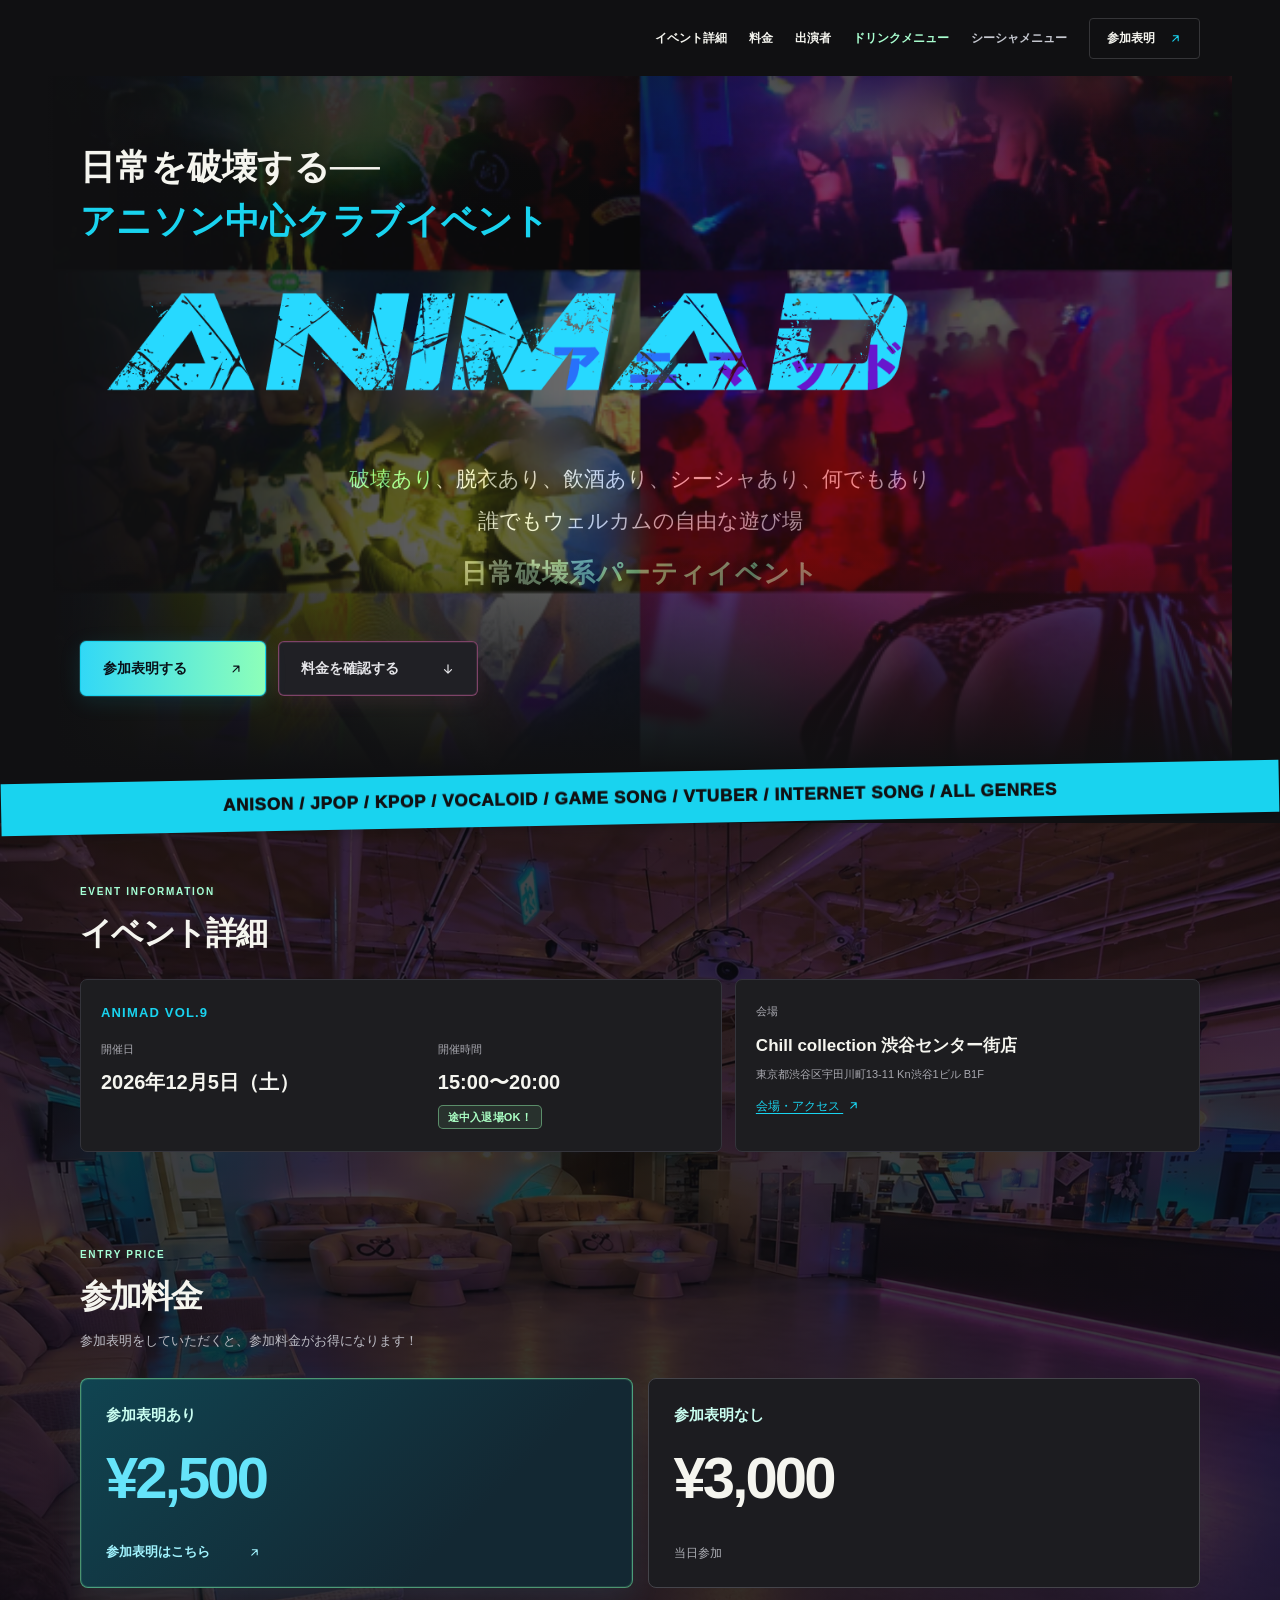
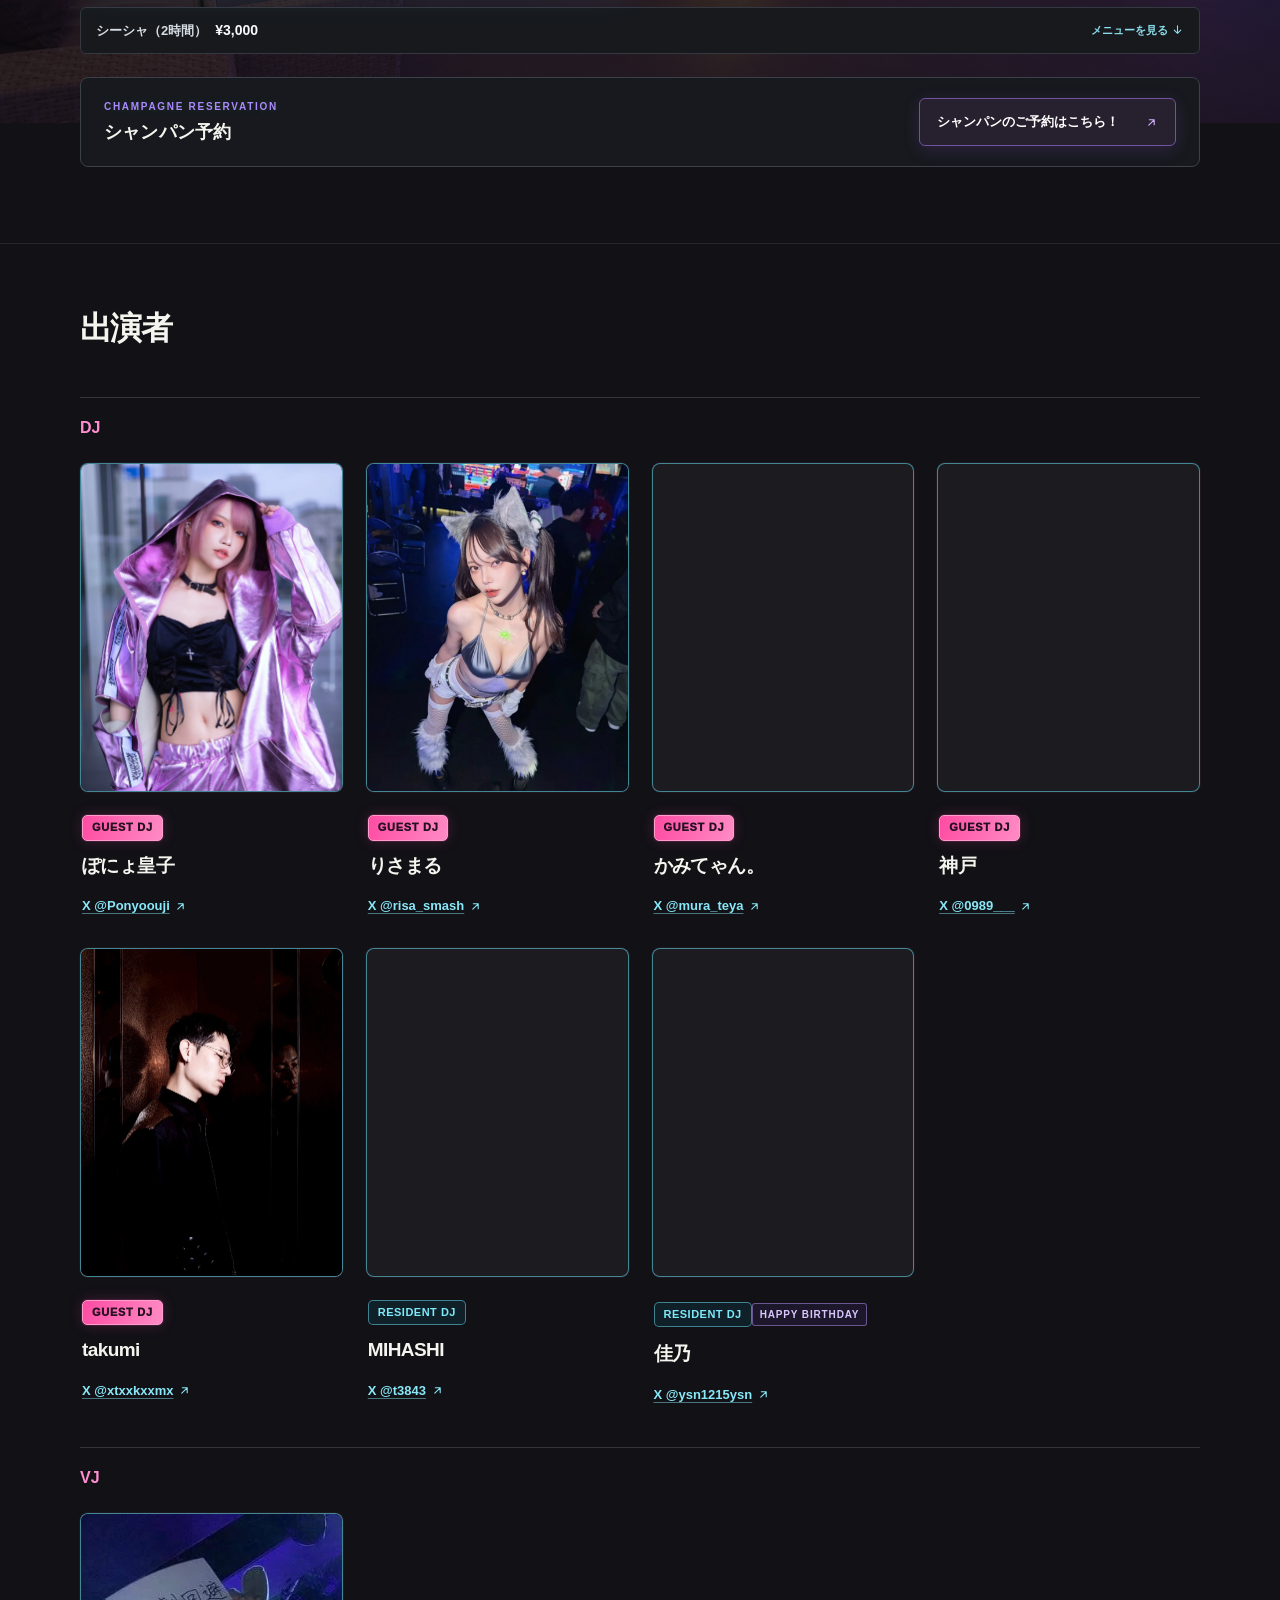
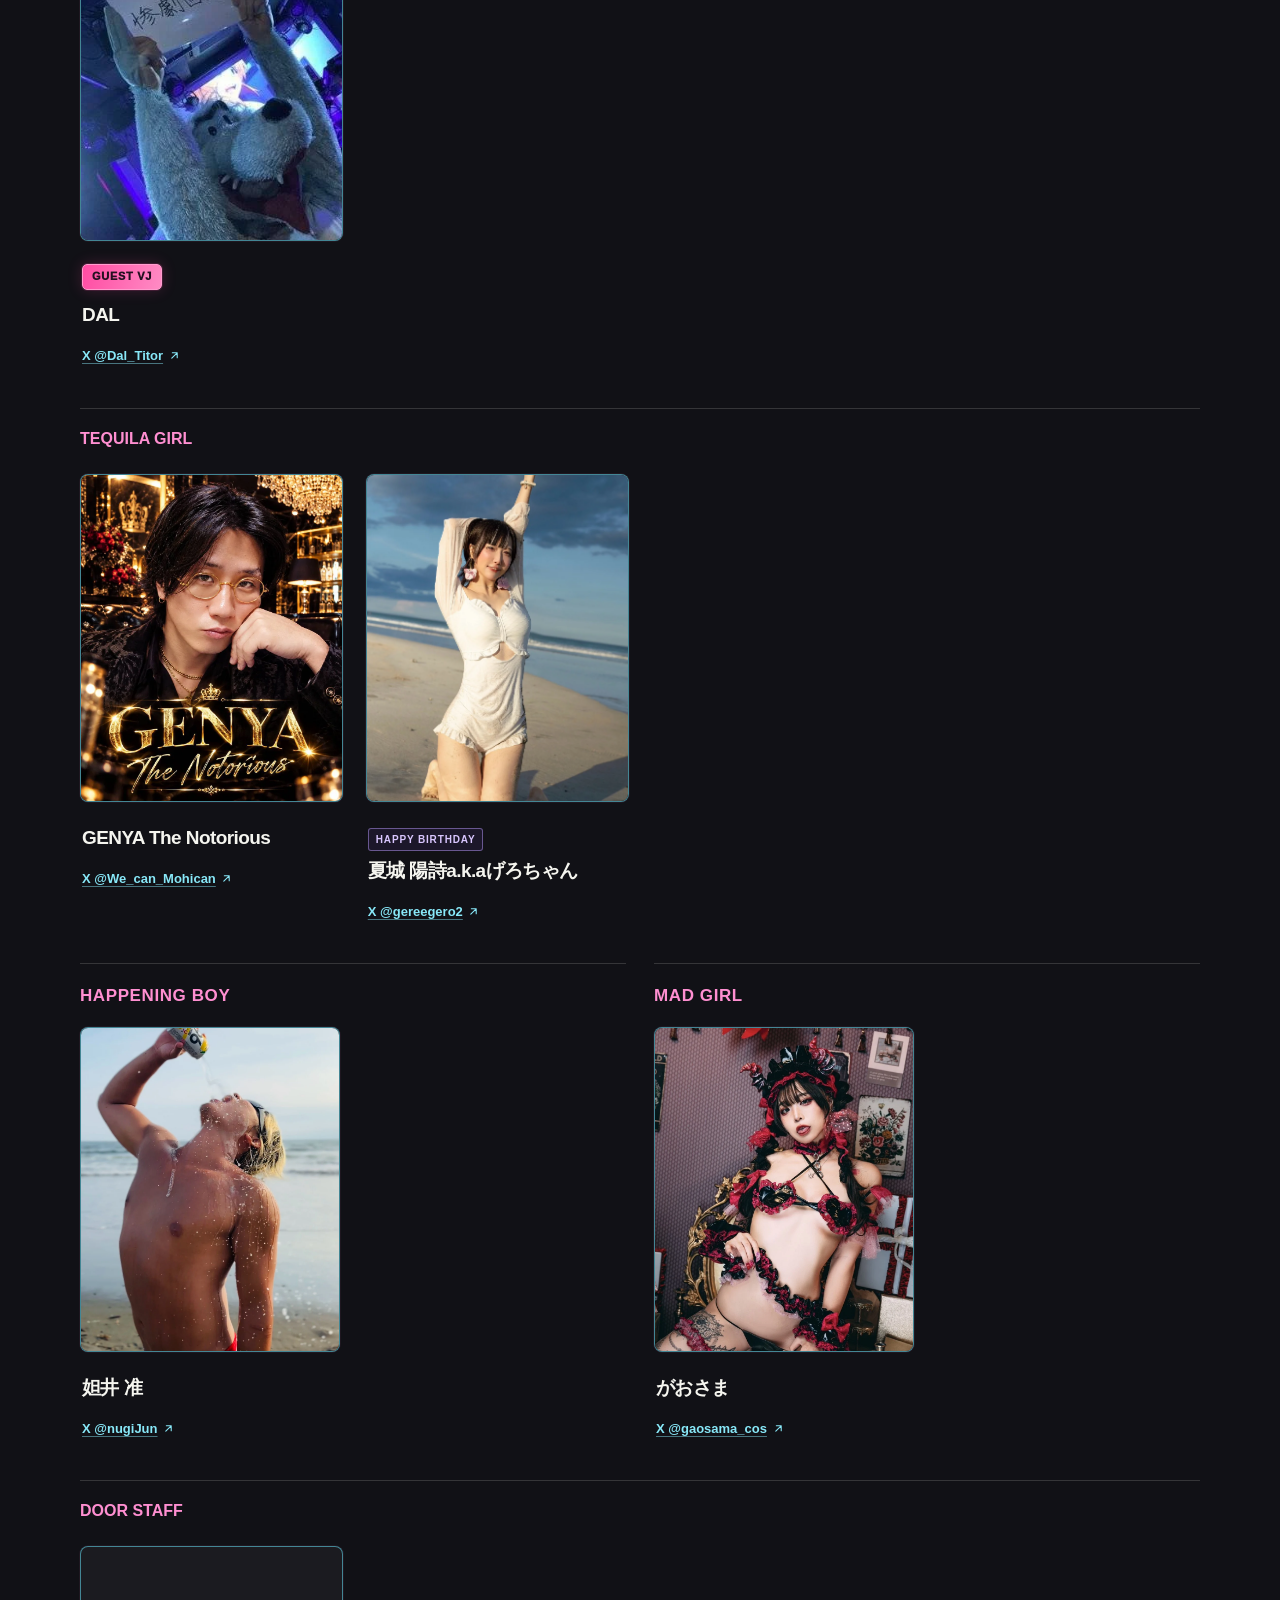
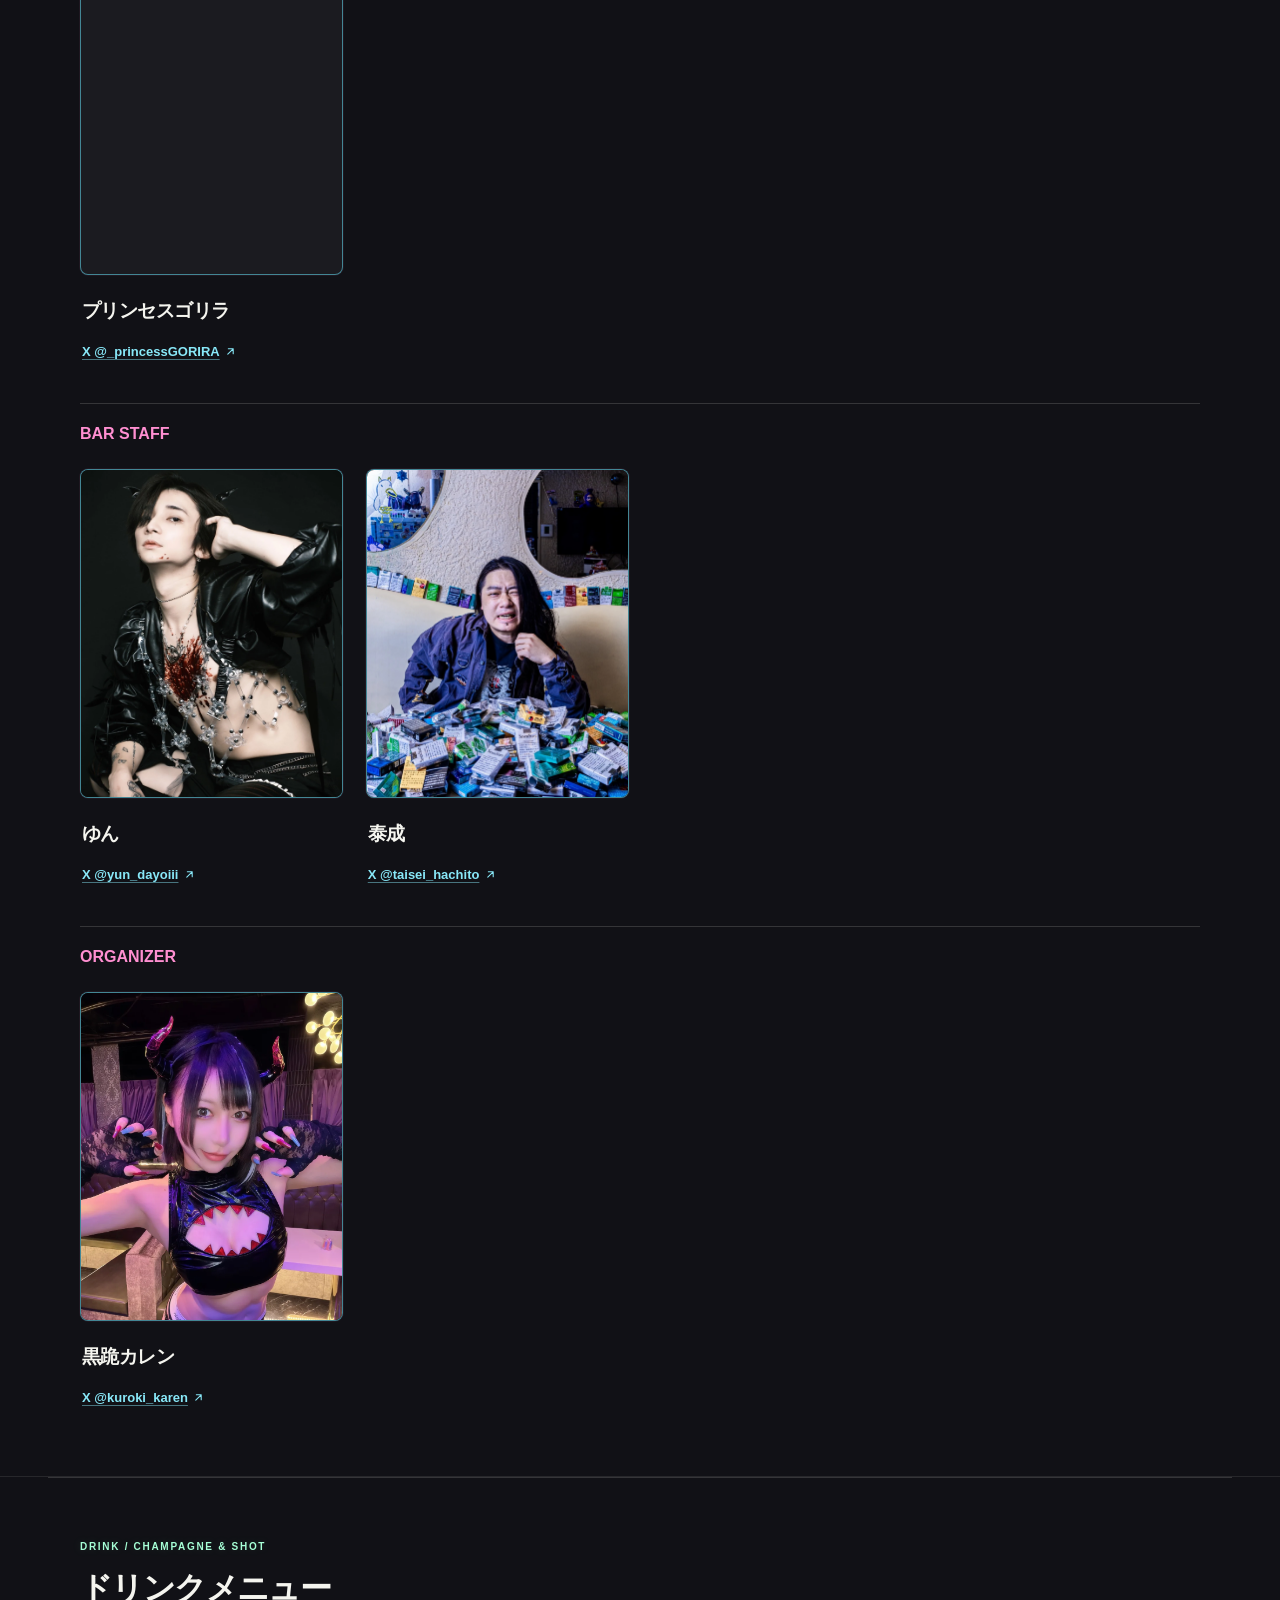
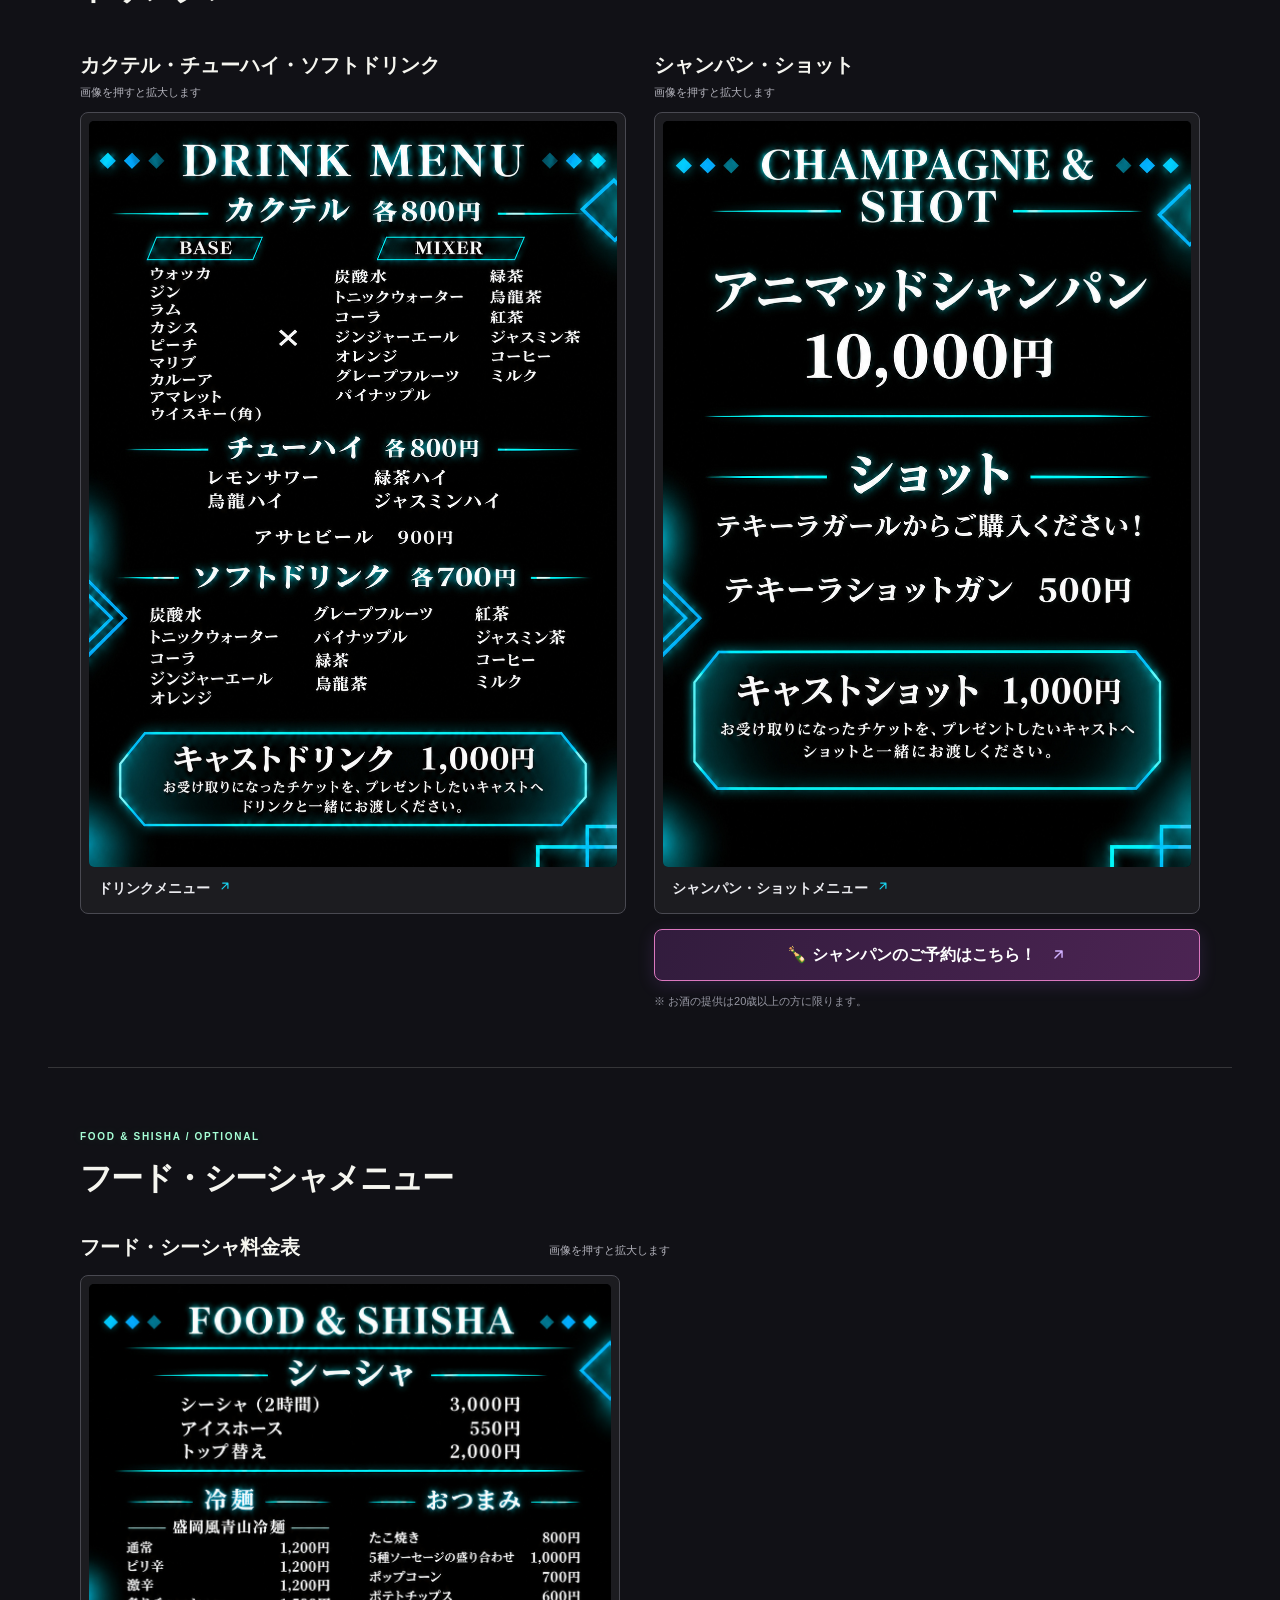
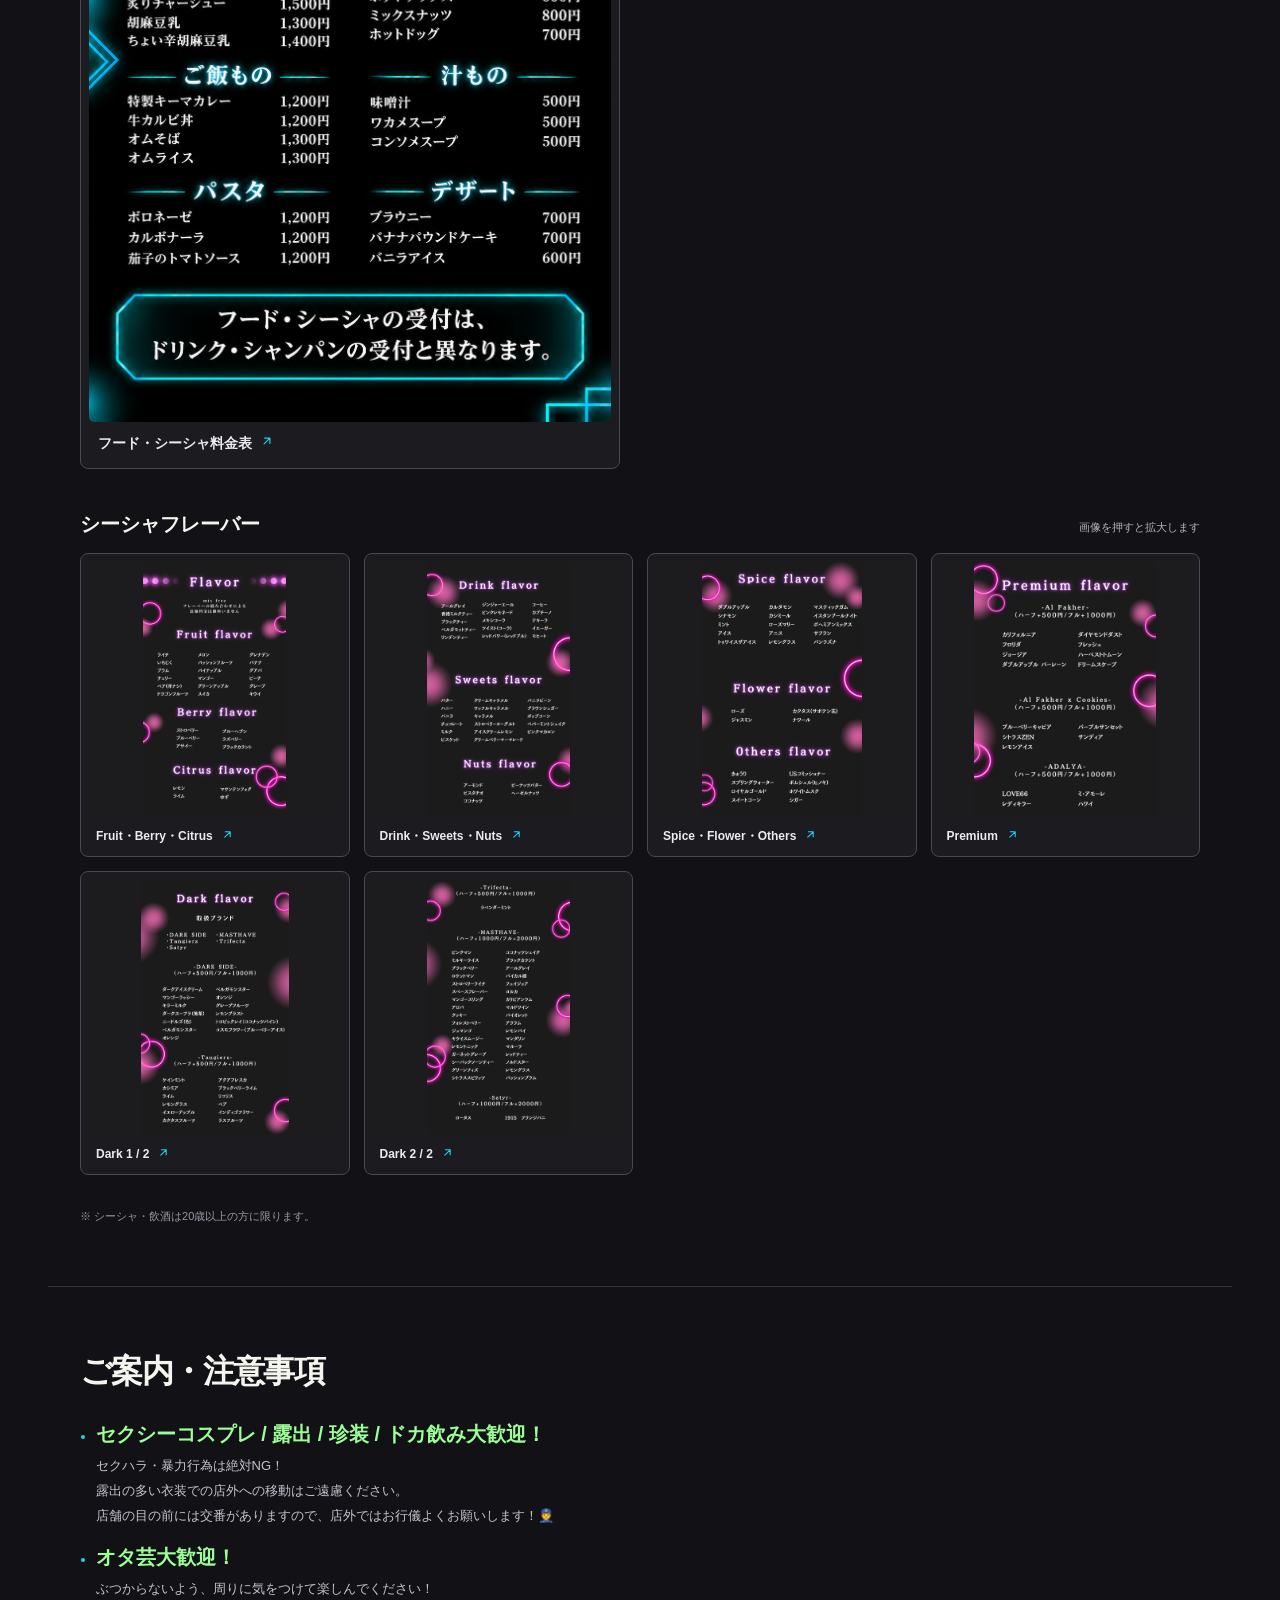
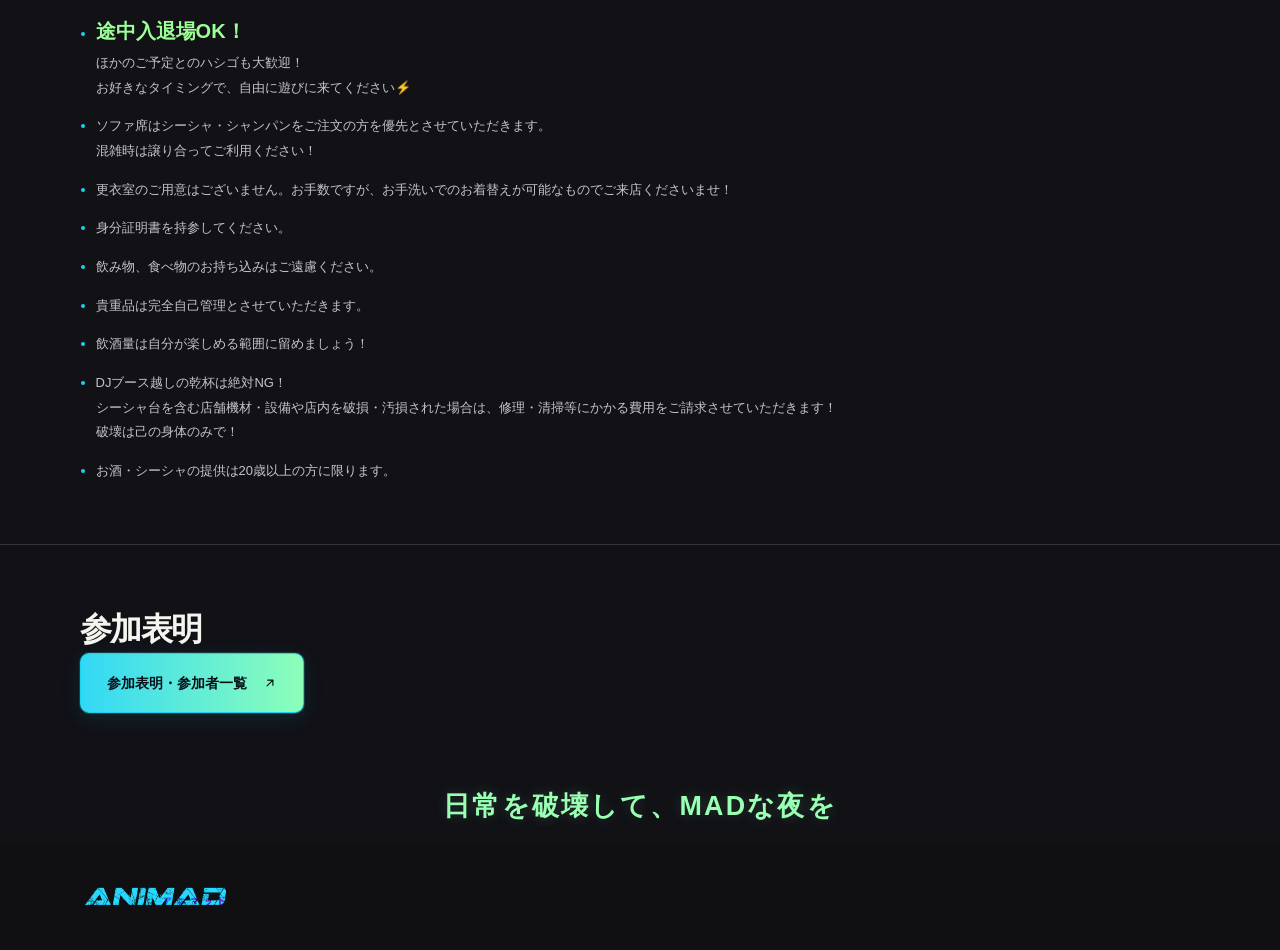
<file: pages/index.html>
<!DOCTYPE html>
<!-- ANIMAD-20261023: photo DAL/TAISEI/PONYO + staff X links -->
<!-- ANIMAD-PINK-GUEST-V2-20261021: pink badges and animated CTA -->
<!-- ANIMAD-DETAILS-GROUP-20261021: grouped event date/time -->
<!-- ANIMAD-SVG-ARROWS-20261021: SVG instead of emoji arrows on iOS -->
<!-- ANIMAD-BORDER-SHEEN-20261021: unified image borders / faster shine -->
<!-- ANIMAD-GERO-PHOTO-20261021: tequila girl photo and mobile one-line name -->

<html lang="ja"><head><meta charset="utf-8"/><meta content="width=device-width, initial-scale=1" name="viewport"/><meta content="#101012" name="theme-color"/><meta content="ANIMAD Vol.9 — 2026年12月5日（土）渋谷で開催。アニソン中心クラブイベント。出演者・料金・参加表明のご案内。" name="description"/><title>ANIMAD Vol.9 — 2026.12.05</title><link href="./favicon.svg" rel="icon" type="image/svg+xml"/><link href="./styles.css" rel="stylesheet"/><link href="./site-additions.css" rel="stylesheet"/><script defer="True" src="./menu-gallery.js"></script>
<style>
/* Artist X links: comfortably tappable, without disturbing the event theme. */
.lineup-grid.confirmed .artist-info{min-width:0;}
.lineup-grid.confirmed .artist-x-link{display:inline-flex;align-items:center;gap:.35em;min-height:38px;max-width:100%;margin-top:7px;color:#88e8f8;font-size:clamp(11px,1.2vw,13px);line-height:1.5;font-weight:700;overflow-wrap:anywhere;word-break:break-word;text-decoration:underline;text-decoration-color:#88e8f877;text-underline-offset:3px;}
.lineup-grid.confirmed .artist-x-link:hover,.lineup-grid.confirmed .artist-x-link:focus-visible{color:#fff;text-decoration-color:currentColor;}
.lineup-grid.confirmed .artist-x-link span{flex-shrink:0;}
@media(max-width:720px){.lineup-grid.confirmed .artist-x-link{font-size:12px;min-height:44px;margin-top:3px}.lineup-grid.confirmed .artist-info h3{overflow-wrap:anywhere;}}

/* STAFF: one-person first row like VJ, two people side by side underneath. */
.lineup-grid.confirmed .staff-first-row,
.lineup-grid.confirmed .staff-second-row{
  grid-column:1 / -1;min-width:0;display:grid;
  grid-template-columns:repeat(4,minmax(0,1fr));gap:23px;
}
@media(max-width:1000px){
  .lineup-grid.confirmed .staff-first-row,
  .lineup-grid.confirmed .staff-second-row{gap:16px}
}
@media(max-width:720px){
  .lineup-grid.confirmed .staff-first-row,
  .lineup-grid.confirmed .staff-second-row{
    grid-template-columns:repeat(2,minmax(0,1fr));gap:15px;
  }
}

/* ANIMAD lineup photo ratio + resident/guest roles. Optimized for mobile. */
.lineup-grid.confirmed .artist-art{aspect-ratio:4 / 5;height:auto;min-height:0;overflow:hidden;border:1px solid #666672;border-radius:8px;box-shadow:none;}
.lineup-grid.confirmed .artist-art.artist-art-has-photo{background:#1b1b20;}
.lineup-grid.confirmed .artist-art .artist-photo{position:absolute;inset:0;width:100%;height:100%;display:block;object-fit:cover;}
.lineup-grid.confirmed .artist-info .artist-affiliation{display:inline-block;color:#b5b7bf;font-size:clamp(9px,.9vw,11px);line-height:1.4;font-weight:850;letter-spacing:.075em;margin-top:3px;margin-bottom:5px;}
.lineup-grid.confirmed .artist-info .artist-affiliation.is-resident{color:#72e5fa;}
@media(max-width:720px){.lineup-grid.confirmed .artist-info .artist-affiliation{font-size:10px;letter-spacing:.025em;margin-top:4px;margin-bottom:5px;}}

/* ANIMAD 2026 / Neon accent: highlighted guest artists, subtle CTA motion. */
.lineup-grid.confirmed .artist-info .artist-affiliation.is-guest {
  display:inline-flex;
  width:fit-content;
  align-items:center;
  background:linear-gradient(105deg,#ff4ca3 0%,#ff8bc4 100%);
  border:1px solid #ff9cce;
  border-radius:5px;
  color:#251021;
  padding:5px 9px;
  margin-top:5px;
  margin-bottom:7px;
  font-size:11px;
  font-weight:950;
  line-height:1.25;
  letter-spacing:.065em;
  text-shadow:none;
  box-shadow:0 0 0 1px #ff4da423,0 0 15px #ff4da433;
}
.lineup-grid.confirmed .artist-info .artist-affiliation.is-resident {
  display:inline-flex;
  width:fit-content;
  align-items:center;
  border:1px solid rgba(108,222,244,.52);
  border-radius:5px;
  background:rgba(16,97,120,.20);
  color:#7deafc;
  padding:5px 9px;
  margin-top:5px;
  margin-bottom:7px;
  font-size:11px;
  font-weight:900;
  line-height:1.25;
  letter-spacing:.045em;
}
@media (max-width:720px) {
  .lineup-grid.confirmed .artist-info .artist-affiliation.is-guest,
  .lineup-grid.confirmed .artist-info .artist-affiliation.is-resident {
    font-size:10px;
    padding:5px 7px;
    letter-spacing:.015em;
    max-width:100%;
  }
}
/* Deliberately restrained sheen: primary calls to action only. No JavaScript needed. */
.hero-main-action, .champagne-reservation-button {
  position:relative;
  isolation:isolate;
  overflow:hidden;
  transition:transform .22s ease,box-shadow .28s ease,filter .28s ease,border-color .28s ease;
  will-change:auto;
}
.hero-main-action::before,.champagne-reservation-button::before {
  content:"";
  position:absolute;
  pointer-events:none;
  top:-45%;bottom:-45%;left:-65%;width:38%;
  transform:skewX(-24deg);
  background:linear-gradient(90deg,transparent 0%,rgba(255,255,255,.04) 15%,rgba(255,255,255,.28) 52%,transparent 100%);
  animation:animad-button-sheen 3.4s ease-in-out infinite;
  z-index:0;
}
.hero-main-action {box-shadow:0 0 0 1px rgba(83,223,244,.18),0 5px 22px rgba(12,195,226,.12);animation:animad-cta-breathe 5.6s ease-in-out infinite;}
.champagne-reservation-button {box-shadow:0 4px 17px rgba(169,97,245,.16);}
.champagne-reservation-button::before {animation-delay:0.9s;}
/* Slightly raised price/menu/header links; animation stays keyboard and touch friendly. */
.nav-join,.price-action,.shisha-price-jump,.hero-sub-action {
  transition:transform .20s ease,box-shadow .25s ease,color .20s ease,border-color .20s ease,background .20s ease;
}
@media (hover:hover) and (pointer:fine){
  .hero-main-action:hover,.champagne-reservation-button:hover {transform:translateY(-3px);filter:brightness(1.07)}
  .hero-main-action:hover {box-shadow:0 8px 30px rgba(24,214,242,.36),0 0 16px rgba(24,214,242,.25)}
  .champagne-reservation-button:hover {box-shadow:0 9px 25px rgba(191,107,247,.34)}
  .nav-join:hover,.hero-sub-action:hover,.shisha-price-jump:hover {transform:translateY(-2px)}
  .price-action:hover {transform:translateX(4px)}
  .artist-art-has-photo .artist-photo{transition:transform .45s cubic-bezier(.2,.6,.2,1)}
  .artist-card:hover .artist-art-has-photo .artist-photo{transform:scale(1.035)}
}
.hero-main-action:active,.champagne-reservation-button:active,
.nav-join:active,.hero-sub-action:active,.price-action:active,.shisha-price-jump:active{
  transform:scale(.977);
}
@keyframes animad-button-sheen {
  0%,16%{left:-65%}
  63%,100%{left:135%}
}
@keyframes animad-cta-breathe {
  0%,100%{box-shadow:0 0 0 1px rgba(83,223,244,.18),0 5px 22px rgba(12,195,226,.12)}
  50%{box-shadow:0 0 0 1px rgba(83,223,244,.32),0 6px 28px rgba(12,195,226,.26)}
}
/* Accessibility: no continuous motion when reduced-motion preference is enabled. */
@media (prefers-reduced-motion:reduce){
  .hero-main-action,.champagne-reservation-button {animation:none!important}
  .hero-main-action::before,.champagne-reservation-button::before {animation:none!important;display:none}
  .hero-main-action,.champagne-reservation-button,.nav-join,.hero-sub-action,
  .price-action,.shisha-price-jump,.artist-photo {transition:none!important}
}


/* ANIMAD event overview: edition, date and time grouped into one card. */
.event-overview .overview-grid {
  grid-template-columns:minmax(0,1.38fr) minmax(0,1fr);
  align-items:stretch;
}
.event-overview .overview-schedule-grid {
  display:grid;
  grid-template-columns:minmax(0,1.22fr) minmax(0,1fr);
  gap:16px;
  margin-top:15px;
}
.event-overview .overview-schedule-item {min-width:0;}
.event-overview .overview-schedule-item > span {
  display:block;
  color:#a9a9b0;
  font-size:11px;
  margin-bottom:8px;
}
.event-overview .overview-schedule-item > strong {
  display:block;
  font-size:clamp(15px,1.65vw,20px);
  line-height:1.5;
  overflow-wrap:anywhere;
}
@media(max-width:720px) {
  .event-overview .overview-grid {grid-template-columns:1fr;gap:10px;}
  .event-overview .overview-grid > .overview-venue {grid-column:auto;}
  .event-overview .overview-schedule-grid {grid-template-columns:minmax(0,1.3fr) minmax(0,1fr);gap:10px;}
  .event-overview .overview-schedule-item > strong {font-size:clamp(14px,3.75vw,17px);}
}
@media(max-width:380px) {
  .event-overview .overview-schedule-grid {grid-template-columns:1fr;gap:12px;}
}

/* ANIMAD-SVG-ARROWS-20261021: consistent line icons, never iOS emoji glyphs. */
.an-arrow{display:inline-block;vertical-align:-.17em;width:1em;height:1em;min-width:13px;min-height:13px;flex:none;overflow:visible;stroke:currentColor;transition:transform .2s ease}
.nav-join .an-arrow{margin-left:14px;color:var(--acid)}
.champagne-reservation-button .an-arrow{color:#d1b1ff}
.artist-x-link .an-arrow{width:13px;height:13px;min-width:13px;min-height:13px}
.menu-image-button .an-arrow{color:var(--acid)}
.overview-venue a .an-arrow{margin-left:4px}
.shisha-price-jump-guide .an-arrow{vertical-align:-.22em}
@media(hover:hover) and (pointer:fine){a:hover .an-arrow,button:hover .an-arrow{transform:translate(2px,-1px)}a:hover .an-arrow-down{transform:translateY(2px)}}
@media(prefers-reduced-motion:reduce){.an-arrow{transition:none!important}}


/* Keep the longer tequila-girl name on one line on iPhone, without changing other cards. */
@media (max-width:720px) {
  .lineup-grid.confirmed .artist-info h3.artist-name-gerochan {
    font-size:clamp(10px,3vw,13px);
    letter-spacing:-.055em;
    white-space:nowrap;
    overflow-wrap:normal;
  }
}

/* ANIMAD-HERO-WATERMARK-20261023: show the event photo a little more clearly. */
.hero::before { opacity:.46; }
@media(max-width:720px) {
  .hero::before { opacity:.40; }
}


/* ANIMAD-SITE-POP-20261106: add playful copy and pop accents while preserving the neon base. */
.hero-copy{max-width:860px;margin:18px auto 0;text-align:center;font-size:clamp(15px,1.65vw,21px);line-height:1.9;color:#f5f7fb;text-shadow:0 0 10px rgba(0,0,0,.22)}
.hero-copy .copy-line{display:block}
.hero-copy .copy-line + .copy-line{margin-top:2px}
.hero-copy .copy-acid{color:#86ffad}
.hero-copy .copy-pink{color:#ff72c4}
.hero-copy .copy-lead{display:block;margin-top:8px;font-size:clamp(18px,2vw,28px);font-weight:900;letter-spacing:.04em;background:linear-gradient(90deg,#ff62bd 0%,#86ffad 52%,#62e7ff 100%);-webkit-background-clip:text;background-clip:text;color:transparent}
.closing-copy{padding-top:10px;padding-bottom:14px;text-align:center}
.closing-copy .closing-line{display:block;margin:0;padding:0;border:0;border-radius:0;background:none;box-shadow:none;font-size:clamp(18px,2.1vw,30px);font-weight:900;letter-spacing:.08em;color:#99ffb3;text-shadow:0 0 14px rgba(153,255,179,.19)}
.site-header nav a:hover,.site-header nav a:focus-visible{color:#ff8fd1}
.section-tag{color:#a6ffd6;text-shadow:0 0 10px rgba(134,255,173,.15)}
.hero-main-action{background:linear-gradient(90deg,#32d8f6 0%,#8dffb9 100%);color:#091018}
.hero-main-action .an-arrow{color:inherit}
.hero-sub-action{border-color:rgba(255,114,196,.42);box-shadow:0 0 0 1px rgba(255,114,196,.10) inset,0 5px 20px rgba(255,114,196,.08)}
.hero-sub-action:hover,.hero-sub-action:focus-visible{border-color:rgba(255,143,209,.8);background:rgba(255,114,196,.08)}
.entry-price-card.featured{border-color:rgba(134,255,173,.5);box-shadow:0 0 0 1px rgba(134,255,173,.12) inset,0 10px 32px rgba(98,231,255,.09)}
.entry-price-card .price-label{color:#c9fdf0}
.lineup-role{color:#ff8fd1}
.lineup-grid.confirmed .artist-art{border-color:rgba(104,232,255,.52);box-shadow:0 0 0 1px rgba(255,114,196,.06)}
.footer .brand{display:inline-block}
@media(max-width:720px){.hero-copy{margin-top:14px;font-size:14px;line-height:1.75}.hero-copy .copy-lead{margin-top:7px;font-size:clamp(17px,5.6vw,22px)}.closing-copy{padding-top:0;padding-bottom:10px}.closing-copy .closing-line{font-size:16px;letter-spacing:.05em;padding:0}}


/* ANIMAD-RSVP-COUNTS: compact live counts, independent of registration UI. */
.hero .hero-rsvp-counts{position:relative;z-index:2;display:flex;flex-direction:column;align-items:center;gap:9px;width:min(100%,440px);margin:22px auto 0;padding:13px 16px 15px;border:1px solid #41464e;border-radius:10px;background:rgba(17,19,23,.87);text-align:center;box-sizing:border-box;}
.hero .hero-rsvp-counts[hidden]{display:none;}
.hero .hero-rsvp-caption{margin:0;color:#c1c6cf;font-size:10px;font-weight:800;letter-spacing:.16em;line-height:1.4;}
.hero .hero-rsvp-grid{display:grid;grid-template-columns:repeat(2,minmax(0,1fr));width:100%;}
.hero .hero-rsvp-stat{display:flex;flex-direction:column;align-items:center;gap:1px;min-width:0;color:#99ffb3;}
.hero .hero-rsvp-stat + .hero-rsvp-stat{border-left:1px solid #41464e;color:#ff8fd1;}
.hero .hero-rsvp-label{font-size:13px;font-weight:800;line-height:1.5;}
.hero .hero-rsvp-number{font-size:clamp(27px,3.8vw,38px);line-height:1.15;font-weight:900;font-variant-numeric:tabular-nums;}
.hero .hero-rsvp-unit{font-size:12px;font-weight:700;margin-left:4px;}
@media(max-width:720px){.hero .hero-rsvp-counts{width:min(100%,360px);margin-top:17px;padding:12px 10px;gap:8px;}.hero .hero-rsvp-label{font-size:12px;}}


/* ANIMAD-RULES-20261119: emphasize the two welcome notices. */
#rules .rules-welcome{display:inline-block;color:#9cff96;font-weight:900;font-size:clamp(16px,1.6vw,20px);line-height:1.55;margin-bottom:4px;overflow-wrap:anywhere;}
@media(max-width:720px){#rules .rules-welcome{font-size:clamp(16px,4.4vw,18px);}}

/* ANIMAD-DRINK-20261127: drink menu before shisha, full-length readable menu posters. */
/* ANIMAD-DRINK-UPDATE-20261127: added drink poster; removed duplicate food cards and shisha table. */
.animad-drink-poster{margin-top:24px;}
.animad-drink-poster + .animad-poster-gallery{margin-top:28px;}

#drinks { scroll-margin-top:28px; }
.animad-drinks-section { border-top:1px solid var(--line); padding-bottom:clamp(32px,5vw,58px); }
.animad-poster-gallery { max-width:590px; }
.animad-poster-gallery .gallery-head { margin-bottom:13px; }
.animad-poster-button { width:100%; max-width:540px; padding:8px; }
.animad-poster-button img {
  width:100%; height:auto; max-height:none; aspect-ratio:1055 / 1491;
  object-fit:contain; object-position:top center; background:#070a0e;
  border-radius:5px;
}
.animad-poster-button > span { font-size:clamp(12px,1.3vw,14px); padding:12px 9px 7px; }
.animad-poster-reservation {
  display:flex; width:min(100%,540px); min-height:52px; margin-top:15px;
  justify-content:center; gap:14px; text-align:center;
  background:linear-gradient(110deg,#321c3d,#4c2453);
  border:1px solid #db78bf; border-radius:8px;
  font-size:clamp(13px,1.6vw,16px);
}
.animad-poster-reservation .an-arrow { width:17px; height:17px; }
.animad-food-poster { margin-top:30px; }
.site-header nav .nav-drink-link { color:#a9ffd0; }
@media (max-width:720px) {
  .site-header nav { gap:7px; }
  .site-header nav .nav-drink-link,.site-header nav .nav-menu-link {font-size:10px;}
  .animad-poster-gallery .gallery-head {flex-wrap:wrap;gap:4px 10px;}
  .animad-poster-button { padding:6px; }
  .animad-poster-button img {height:auto;}
  .animad-poster-reservation { min-height:52px; margin-top:12px; padding:12px; }
}


/* ANIMAD-DRINK-PAIR-20261127: two poster images side by side on desktop and iPhone. */
.animad-drink-poster-grid{
  display:grid;
  grid-template-columns:repeat(2,minmax(0,1fr));
  align-items:start;
  gap:clamp(12px,2.6vw,28px);
  margin-top:25px;
}
.animad-drink-poster-grid .gallery-block,
.animad-drink-poster-grid .animad-drink-poster,
.animad-drink-poster-grid .animad-drink-poster + .animad-poster-gallery{
  min-width:0;max-width:none;margin:0;
}
.animad-drink-poster-grid .gallery-head{
  display:flex;flex-direction:column;align-items:flex-start;justify-content:flex-end;
  gap:4px;min-height:65px;margin:0 0 10px;
}
.animad-drink-poster-grid .gallery-head h3{font-size:clamp(15px,1.6vw,20px);line-height:1.4;}
.animad-drink-poster-grid .animad-poster-button{width:100%;max-width:none;box-sizing:border-box;}
.animad-drink-poster-grid .animad-poster-button img{display:block;width:100%;height:auto;aspect-ratio:1055/1491;object-fit:contain;}
.animad-drink-poster-grid .animad-poster-reservation{box-sizing:border-box;width:100%;max-width:none;white-space:normal;line-height:1.5;}
.animad-drink-poster-grid .menu-note{margin-top:12px;line-height:1.5;}
@media(max-width:720px){
  .animad-drink-poster-grid{grid-template-columns:repeat(2,minmax(0,1fr));gap:9px;margin-top:18px;}
  .animad-drink-poster-grid .gallery-head{min-height:52px;justify-content:flex-end;gap:0;margin-bottom:7px;}
  .animad-drink-poster-grid .gallery-head h3{font-size:clamp(12px,3.4vw,15px);line-height:1.45;overflow-wrap:anywhere;}
  .animad-drink-poster-grid .gallery-head span{display:none;}
  .animad-drink-poster-grid .animad-poster-button{padding:5px;}
  .animad-drink-poster-grid .animad-poster-button>span{font-size:clamp(10px,2.9vw,12px);padding:8px 3px 4px;gap:4px;}
  .animad-drink-poster-grid .animad-poster-reservation{min-height:48px;margin-top:9px;padding:9px 7px;gap:6px;font-size:clamp(11px,2.95vw,13px);}
  .animad-drink-poster-grid .animad-poster-reservation .an-arrow{width:14px;height:14px;min-width:14px;}
  .animad-drink-poster-grid .menu-note{font-size:10px;margin-top:9px;}
}
@media(max-width:370px){
  .animad-drink-poster-grid{gap:7px;}
  .animad-drink-poster-grid .gallery-head h3{font-size:11px;}
}


/* ANIMAD-VENUE-BACKGROUND-V2-20261127: background spans details through bottom;
   darken slightly, keep menus interactive, show left sofas on mobile. */
.venue-photo-zone {
  position:relative;
  isolation:isolate;
  background:#111116;
}
.venue-photo-zone .venue-photo-layer {
  position:sticky;
  top:0;
  z-index:0;
  width:100%;
  height:100vh;
  height:100svh;
  margin-bottom:-100vh;
  margin-bottom:-100svh;
  pointer-events:none;
  background-image:
    linear-gradient(180deg,rgba(9,10,14,.76) 0%,rgba(9,10,14,.84) 100%),
    url('./assets/venue-floor.webp');
  background-size:cover;
  background-position:center center;
  background-repeat:no-repeat;
}
/* Explicitly stack *all* content above the photo, including drink/food menus.
   Opaque poster cards and buttons remain untouched for readability. */
.venue-photo-zone > section {
  position:relative;
  z-index:1;
  background:transparent;
}
.venue-photo-zone > .lineup-section,
.venue-photo-zone > .extra-menu,
.venue-photo-zone > .join-section {
  background:transparent;
}
.event-overview .overview-schedule-item > .overview-entry-note {
  display:inline-flex;
  align-items:center;
  margin-top:8px;
  padding:3px 9px;
  border:1px solid rgba(154,255,180,.45);
  border-radius:5px;
  background:rgba(154,255,180,.09);
  color:#aaffc4;
  font-size:11px;
  font-weight:850;
  letter-spacing:.015em;
  line-height:1.5;
  white-space:nowrap;
}
@media (max-width:720px) {
  .venue-photo-zone .venue-photo-layer {
    background-image:
      linear-gradient(180deg,rgba(9,10,14,.80),rgba(9,10,14,.87)),
      url('./assets/venue-floor.webp');
    /* Keep the left-side sofas in frame even on portrait iPhones. */
    background-position:center center,left center;
  }
  .event-overview .overview-schedule-item > .overview-entry-note {
    font-size:10px;
    padding:3px 7px;
    margin-top:7px;
  }
}

</style>
</head>
<body><a class="skip" href="#main">本文へスキップ</a>
<header class="site-header wrap"><nav aria-label="メインナビゲーション"><a href="#details">イベント詳細</a><a href="#price">料金</a><a href="#lineup">出演者</a><a class="nav-menu-link nav-drink-link" href="#drinks">ドリンクメニュー</a><a class="nav-menu-link" href="#menu">シーシャメニュー</a><a class="nav-join" href="./rsvp.html">参加表明 <svg class="an-arrow an-arrow-up-right" viewBox="0 0 24 24" width="16" height="16" fill="none" stroke="currentColor" stroke-width="2" stroke-linecap="round" stroke-linejoin="round" aria-hidden="true" focusable="false"><path d="M7 17 17 7 M8 7h9v9"/></svg></a></nav></header>
<main id="main">
<section aria-labelledby="hero-title" class="hero wrap"><p class="hero-kicker">日常を破壊する──<br/><span>アニソン中心クラブイベント</span></p><h1 id="hero-title"><img alt="ANIMAD アニマッド" class="hero-logo" height="232" src="./assets/animad-logo.png" width="1024"/></h1><div class="hero-copy" aria-label="イベントコンセプト"><span class="copy-line"><span class="copy-acid">破壊あり</span>、脱衣あり、飲酒あり、シーシャあり、何でもあり</span><span class="copy-line">誰でもウェルカムの自由な遊び場</span><strong class="copy-lead">日常破壊系パーティイベント</strong></div>
<div class="hero-rsvp-counts" id="hero-rsvp-counts" aria-label="現在の参加表明状況" aria-live="polite" aria-atomic="true" hidden>
  <p class="hero-rsvp-caption">CURRENT RSVP</p>
  <div class="hero-rsvp-grid">
    <div class="hero-rsvp-stat"><span class="hero-rsvp-label">参加表明</span><div><strong class="hero-rsvp-number" id="hero-going-count"></strong><span class="hero-rsvp-unit">名</span></div></div>
    <div class="hero-rsvp-stat"><span class="hero-rsvp-label">興味あり</span><div><strong class="hero-rsvp-number" id="hero-interested-count"></strong><span class="hero-rsvp-unit">名</span></div></div>
  </div>
</div>
<div aria-label="イベントへ参加する" class="hero-action-row">
<a class="hero-main-action" href="./rsvp.html">参加表明する <svg class="an-arrow an-arrow-up-right" viewBox="0 0 24 24" width="16" height="16" fill="none" stroke="currentColor" stroke-width="2" stroke-linecap="round" stroke-linejoin="round" aria-hidden="true" focusable="false"><path d="M7 17 17 7 M8 7h9v9"/></svg></a>
<a class="hero-sub-action" href="#price">料金を確認する <svg class="an-arrow an-arrow-down" viewBox="0 0 24 24" width="16" height="16" fill="none" stroke="currentColor" stroke-width="2" stroke-linecap="round" stroke-linejoin="round" aria-hidden="true" focusable="false"><path d="M12 5v14 M6 13l6 6 6-6"/></svg></a>
</div></section>
<div class="ticker genre-ticker" role="group" aria-label="ANIMADの音楽ジャンル">
  <div class="genre-ticker-desktop"><span>ANISON / JPOP / KPOP / VOCALOID / GAME SONG / VTUBER / INTERNET SONG / ALL GENRES</span></div>
  <div class="genre-ticker-mobile" aria-hidden="true"><span>ANISON / JPOP / KPOP / VOCALOID</span><span>GAME SONG / VTUBER / INTERNET SONG / ALL GENRES</span></div>
</div>
<div class="venue-photo-zone">
  <div class="venue-photo-layer" aria-hidden="true"></div>
<section aria-labelledby="details-title" class="section wrap event-overview" id="details">
<div class="section-intro"><span class="section-tag">EVENT INFORMATION</span><h2 id="details-title">イベント詳細</h2></div>
<div class="overview-grid">
<div class="overview-schedule">
  <span class="overview-edition">ANIMAD VOL.9</span>
  <div class="overview-schedule-grid">
    <div class="overview-schedule-item"><span>開催日</span><strong>2026年12月5日（土）</strong></div>
    <div class="overview-schedule-item"><span>開催時間</span><strong>15:00〜20:00</strong><small class="overview-entry-note">途中入退場OK！</small></div>
  </div>
</div>
<div class="overview-venue"><span>会場</span><strong>Chill collection 渋谷センター街店</strong><small>東京都渋谷区宇田川町13-11 Kn渋谷1ビル B1F</small><a href="https://chillcollection.net/access/" rel="noopener noreferrer" target="_blank">会場・アクセス <svg class="an-arrow an-arrow-up-right" viewBox="0 0 24 24" width="16" height="16" fill="none" stroke="currentColor" stroke-width="2" stroke-linecap="round" stroke-linejoin="round" aria-hidden="true" focusable="false"><path d="M7 17 17 7 M8 7h9v9"/></svg></a></div>
</div>
</section>
<section aria-labelledby="price-title" class="section wrap event-prices" id="price">
<span class="section-tag">ENTRY PRICE</span><h2 id="price-title">参加料金</h2>
<p class="price-lead">参加表明をしていただくと、参加料金がお得になります！</p>
<div class="entry-price-grid">
<article class="entry-price-card featured">
<span class="price-label">参加表明あり</span><strong class="price-value">¥2,500</strong>
<a class="price-action" href="./rsvp.html">参加表明はこちら <svg class="an-arrow an-arrow-up-right" viewBox="0 0 24 24" width="16" height="16" fill="none" stroke="currentColor" stroke-width="2" stroke-linecap="round" stroke-linejoin="round" aria-hidden="true" focusable="false"><path d="M7 17 17 7 M8 7h9v9"/></svg></a>
</article>
<article class="entry-price-card"><span class="price-label">参加表明なし</span><strong class="price-value">¥3,000</strong><span class="price-secondary-note">当日参加</span></article>
</div>
<a class="shisha-price-jump" href="#menu" aria-label="シーシャ2時間 3,000円。シーシャメニューに移動">
  <span class="shisha-price-jump-label">シーシャ（2時間）<strong>¥3,000</strong></span>
  <span class="shisha-price-jump-guide">メニューを見る <svg class="an-arrow an-arrow-down" viewBox="0 0 24 24" width="16" height="16" fill="none" stroke="currentColor" stroke-width="2" stroke-linecap="round" stroke-linejoin="round" aria-hidden="true" focusable="false"><path d="M12 5v14 M6 13l6 6 6-6"/></svg></span>
</a>
<div class="champagne-reservation"><div class="champagne-reservation-copy"><span class="section-tag">CHAMPAGNE RESERVATION</span><h3>シャンパン予約</h3></div><a class="champagne-reservation-button" href="https://forms.gle/b7xAdKNQwHqxkJFHA" rel="noopener noreferrer" target="_blank">シャンパンのご予約はこちら！<svg class="an-arrow an-arrow-up-right" viewBox="0 0 24 24" width="16" height="16" fill="none" stroke="currentColor" stroke-width="2" stroke-linecap="round" stroke-linejoin="round" aria-hidden="true" focusable="false"><path d="M7 17 17 7 M8 7h9v9"/></svg></a></div></section>
<section aria-labelledby="lineup-title" class="lineup-section" id="lineup"><div class="wrap section"><h2 id="lineup-title">出演者</h2><div class="lineup-grid confirmed" id="lineup-cards"><h3 class="lineup-role">DJ</h3><article class="artist-card"><div class="artist-art pattern-one artist-art-has-photo"><img class="artist-photo" src="./artist-ponyo.webp" alt="ぽにょ皇子の出演者写真" loading="lazy" decoding="async" style="object-position:50% 25%"></div><div class="artist-info"><span class="artist-affiliation is-guest">GUEST DJ</span><span class="tiny-label">DJ</span><h3>ぽにょ皇子</h3><a class="artist-x-link" href="https://x.com/Ponyoouji" target="_blank" rel="noopener noreferrer" aria-label="ぽにょ皇子のXプロフィールを開く">X @Ponyoouji <svg class="an-arrow an-arrow-up-right" viewBox="0 0 24 24" width="16" height="16" fill="none" stroke="currentColor" stroke-width="2" stroke-linecap="round" stroke-linejoin="round" aria-hidden="true" focusable="false"><path d="M7 17 17 7 M8 7h9v9"/></svg></a></div></article><article class="artist-card"><div class="artist-art pattern-two artist-art-has-photo"><img class="artist-photo" src="./artist-risamaru.webp" alt="りさまるの出演者写真" loading="lazy" decoding="async" style="object-position:50% 32%"></div><div class="artist-info"><span class="artist-affiliation is-guest">GUEST DJ</span><span class="tiny-label">DJ</span><h3>りさまる</h3><a class="artist-x-link" href="https://x.com/risa_smash" target="_blank" rel="noopener noreferrer" aria-label="りさまるのXプロフィールを開く">X @risa_smash <svg class="an-arrow an-arrow-up-right" viewBox="0 0 24 24" width="16" height="16" fill="none" stroke="currentColor" stroke-width="2" stroke-linecap="round" stroke-linejoin="round" aria-hidden="true" focusable="false"><path d="M7 17 17 7 M8 7h9v9"/></svg></a></div></article><article class="artist-card"><div class="artist-art pattern-three artist-art-has-photo"><img class="artist-photo" src="./artist-kamiteyan.webp" alt="かみてゃん。の出演者写真" loading="lazy" decoding="async" style="object-position:50% 26%"></div><div class="artist-info"><span class="artist-affiliation is-guest">GUEST DJ</span><span class="tiny-label">DJ</span><h3>かみてゃん。</h3><a class="artist-x-link" href="https://x.com/mura_teya" target="_blank" rel="noopener noreferrer" aria-label="かみてゃん。のXプロフィールを開く">X @mura_teya <svg class="an-arrow an-arrow-up-right" viewBox="0 0 24 24" width="16" height="16" fill="none" stroke="currentColor" stroke-width="2" stroke-linecap="round" stroke-linejoin="round" aria-hidden="true" focusable="false"><path d="M7 17 17 7 M8 7h9v9"/></svg></a></div></article><article class="artist-card"><div class="artist-art pattern-one artist-art-has-photo"><img class="artist-photo" src="./artist-kobe.webp" alt="神戸の出演者写真" loading="lazy" decoding="async" style="object-position:50% 28%"></div><div class="artist-info"><span class="artist-affiliation is-guest">GUEST DJ</span><span class="tiny-label">DJ</span><h3>神戸</h3><a class="artist-x-link" href="https://x.com/0989___" target="_blank" rel="noopener noreferrer" aria-label="神戸のXプロフィールを開く">X @0989___ <svg class="an-arrow an-arrow-up-right" viewBox="0 0 24 24" width="16" height="16" fill="none" stroke="currentColor" stroke-width="2" stroke-linecap="round" stroke-linejoin="round" aria-hidden="true" focusable="false"><path d="M7 17 17 7 M8 7h9v9"/></svg></a></div></article><article class="artist-card"><div class="artist-art pattern-two artist-art-has-photo"><img class="artist-photo" src="./artist-takumi.webp" alt="takumiの出演者写真" loading="lazy" decoding="async" style="object-position:50% 39%"/></div><div class="artist-info"><span class="artist-affiliation is-guest">GUEST DJ</span><span class="tiny-label">DJ</span><h3>takumi</h3><a class="artist-x-link" href="https://x.com/xtxxkxxmx" target="_blank" rel="noopener noreferrer" aria-label="takumiのXプロフィールを開く">X @xtxxkxxmx <svg class="an-arrow an-arrow-up-right" viewBox="0 0 24 24" width="16" height="16" fill="none" stroke="currentColor" stroke-width="2" stroke-linecap="round" stroke-linejoin="round" aria-hidden="true" focusable="false"><path d="M7 17 17 7 M8 7h9v9"/></svg></a></div></article><article class="artist-card"><div class="artist-art pattern-three artist-art-has-photo"><img class="artist-photo" src="./artist-mihashi.webp" alt="MIHASHIの出演者写真" loading="lazy" decoding="async" style="object-position:50% 7%"></div><div class="artist-info"><span class="artist-affiliation is-resident">RESIDENT DJ</span><span class="tiny-label">DJ</span><h3>MIHASHI</h3><a class="artist-x-link" href="https://x.com/t3843" target="_blank" rel="noopener noreferrer" aria-label="MIHASHIのXプロフィールを開く">X @t3843 <svg class="an-arrow an-arrow-up-right" viewBox="0 0 24 24" width="16" height="16" fill="none" stroke="currentColor" stroke-width="2" stroke-linecap="round" stroke-linejoin="round" aria-hidden="true" focusable="false"><path d="M7 17 17 7 M8 7h9v9"/></svg></a></div></article><article class="artist-card"><div class="artist-art pattern-one artist-art-has-photo"><img class="artist-photo" src="./artist-yoshino.webp" alt="佳乃の出演者写真" loading="lazy" decoding="async" style="object-position:50% 24%"></div><div class="artist-info"><span class="artist-affiliation is-resident">RESIDENT DJ</span><span class="tiny-label">DJ</span><span class="birthday-label">HAPPY BIRTHDAY</span><h3>佳乃</h3><a class="artist-x-link" href="https://x.com/ysn1215ysn" target="_blank" rel="noopener noreferrer" aria-label="佳乃のXプロフィールを開く">X @ysn1215ysn <svg class="an-arrow an-arrow-up-right" viewBox="0 0 24 24" width="16" height="16" fill="none" stroke="currentColor" stroke-width="2" stroke-linecap="round" stroke-linejoin="round" aria-hidden="true" focusable="false"><path d="M7 17 17 7 M8 7h9v9"/></svg></a></div></article><h3 class="lineup-role">VJ</h3><article class="artist-card"><div class="artist-art pattern-two artist-art-has-photo"><img class="artist-photo" src="./artist-dal.webp" alt="DALの出演者写真" loading="lazy" decoding="async" style="object-position:50% 45%"></div><div class="artist-info"><span class="artist-affiliation is-guest">GUEST VJ</span><span class="tiny-label">VJ</span><h3>DAL</h3><a class="artist-x-link" href="https://x.com/Dal_Titor" target="_blank" rel="noopener noreferrer" aria-label="DALのXプロフィールを開く">X @Dal_Titor <svg class="an-arrow an-arrow-up-right" viewBox="0 0 24 24" width="16" height="16" fill="none" stroke="currentColor" stroke-width="2" stroke-linecap="round" stroke-linejoin="round" aria-hidden="true" focusable="false"><path d="M7 17 17 7 M8 7h9v9"/></svg></a></div></article><h3 class="lineup-role">TEQUILA GIRL</h3><article class="artist-card"><div class="artist-art pattern-three artist-art-has-photo"><img class="artist-photo" src="./artist-genya.webp" alt="GENYA The Notoriousの出演者写真" loading="lazy" decoding="async" style="object-position:50% 34%"></div><div class="artist-info"><span class="tiny-label">TEQUILA GIRL</span><h3>GENYA The Notorious</h3><a class="artist-x-link" href="https://x.com/We_can_Mohican" target="_blank" rel="noopener noreferrer" aria-label="GENYA The NotoriousのXプロフィールを開く">X @We_can_Mohican <svg class="an-arrow an-arrow-up-right" viewBox="0 0 24 24" width="16" height="16" fill="none" stroke="currentColor" stroke-width="2" stroke-linecap="round" stroke-linejoin="round" aria-hidden="true" focusable="false"><path d="M7 17 17 7 M8 7h9v9"/></svg></a></div></article><article class="artist-card"><div aria-hidden="true" class="artist-art pattern-one artist-art-has-photo"><img class="artist-photo" src="./artist-gerochan.webp" alt="" loading="lazy" decoding="async" style="object-position:50% 35%"/></div><div class="artist-info"><span class="tiny-label">TEQUILA GIRL</span><span class="birthday-label">HAPPY BIRTHDAY</span><h3 class="artist-name-gerochan">夏城 陽詩a.k.aげろちゃん</h3><a class="artist-x-link" href="https://x.com/gereegero2" target="_blank" rel="noopener noreferrer" aria-label="夏城 陽詩a.k.aげろちゃんのXプロフィールを開く">X @gereegero2 <svg class="an-arrow an-arrow-up-right" viewBox="0 0 24 24" width="16" height="16" fill="none" stroke="currentColor" stroke-width="2" stroke-linecap="round" stroke-linejoin="round" aria-hidden="true" focusable="false"><path d="M7 17 17 7 M8 7h9v9"/></svg></a></div></article><div aria-label="HAPPENING BOYとMAD GIRL" class="lineup-side-by-side"><section aria-labelledby="lineup-happening-boy" class="lineup-side-role"><h3 class="lineup-role" id="lineup-happening-boy">HAPPENING BOY</h3><article class="artist-card"><div class="artist-art pattern-two artist-art-has-photo"><img class="artist-photo" src="./artist-nugijun.webp" alt="妲井 准の出演者写真" loading="lazy" decoding="async" style="object-position:50% 34%"/></div><div class="artist-info"><span class="tiny-label">HAPPENING BOY</span><h3>妲井 准</h3><a class="artist-x-link" href="https://x.com/nugiJun" target="_blank" rel="noopener noreferrer" aria-label="妲井 准のXプロフィールを開く">X @nugiJun <svg class="an-arrow an-arrow-up-right" viewBox="0 0 24 24" width="16" height="16" fill="none" stroke="currentColor" stroke-width="2" stroke-linecap="round" stroke-linejoin="round" aria-hidden="true" focusable="false"><path d="M7 17 17 7 M8 7h9v9"/></svg></a></div></article></section><section aria-labelledby="lineup-mad-girl" class="lineup-side-role"><h3 class="lineup-role" id="lineup-mad-girl">MAD GIRL</h3><article class="artist-card"><div class="artist-art pattern-three artist-art-has-photo"><img class="artist-photo" src="./artist-gaosama.webp" alt="がおさまの出演者写真" loading="lazy" decoding="async" style="object-position:50% 29%"/></div><div class="artist-info"><span class="tiny-label">MAD GIRL</span><h3>がおさま</h3><a class="artist-x-link" href="https://x.com/gaosama_cos" target="_blank" rel="noopener noreferrer" aria-label="がおさまのXプロフィールを開く">X @gaosama_cos <svg class="an-arrow an-arrow-up-right" viewBox="0 0 24 24" width="16" height="16" fill="none" stroke="currentColor" stroke-width="2" stroke-linecap="round" stroke-linejoin="round" aria-hidden="true" focusable="false"><path d="M7 17 17 7 M8 7h9v9"/></svg></a></div></article></section></div><h3 class="lineup-role">DOOR STAFF</h3><div class="staff-first-row"><article class="artist-card"><div class="artist-art pattern-one artist-art-has-photo"><img class="artist-photo" src="./artist-princess-gorilla.webp" alt="プリンセスゴリラの出演者写真" loading="lazy" decoding="async" style="object-position:51% 49%"></div><div class="artist-info"><span class="tiny-label">DOOR STAFF</span><h3>プリンセスゴリラ</h3><a class="artist-x-link" href="https://x.com/_princessGORIRA" target="_blank" rel="noopener noreferrer" aria-label="プリンセスゴリラのXプロフィールを開く">X @_princessGORIRA <svg class="an-arrow an-arrow-up-right" viewBox="0 0 24 24" width="16" height="16" fill="none" stroke="currentColor" stroke-width="2" stroke-linecap="round" stroke-linejoin="round" aria-hidden="true" focusable="false"><path d="M7 17 17 7 M8 7h9v9"/></svg></a></div></article></div><h3 class="lineup-role">BAR STAFF</h3><div class="staff-second-row"><article class="artist-card"><div class="artist-art pattern-two artist-art-has-photo"><img class="artist-photo" src="./artist-yun.webp" alt="ゆんの出演者写真" loading="lazy" decoding="async" style="object-position:50% 36%"/></div><div class="artist-info"><span class="tiny-label">BAR STAFF</span><h3>ゆん</h3><a class="artist-x-link" href="https://x.com/yun_dayoiii" target="_blank" rel="noopener noreferrer" aria-label="ゆんのXプロフィールを開く">X @yun_dayoiii <svg class="an-arrow an-arrow-up-right" viewBox="0 0 24 24" width="16" height="16" fill="none" stroke="currentColor" stroke-width="2" stroke-linecap="round" stroke-linejoin="round" aria-hidden="true" focusable="false"><path d="M7 17 17 7 M8 7h9v9"/></svg></a></div></article><article class="artist-card"><div class="artist-art pattern-three artist-art-has-photo"><img class="artist-photo" src="./artist-taisei.webp" alt="泰成の出演者写真" loading="lazy" decoding="async" style="object-position:50% 23%"></div><div class="artist-info"><span class="tiny-label">BAR STAFF</span><h3>泰成</h3><a class="artist-x-link" href="https://x.com/taisei_hachito" target="_blank" rel="noopener noreferrer" aria-label="泰成のXプロフィールを開く">X @taisei_hachito <svg class="an-arrow an-arrow-up-right" viewBox="0 0 24 24" width="16" height="16" fill="none" stroke="currentColor" stroke-width="2" stroke-linecap="round" stroke-linejoin="round" aria-hidden="true" focusable="false"><path d="M7 17 17 7 M8 7h9v9"/></svg></a></div></article></div><h3 class="lineup-role">ORGANIZER</h3><article class="artist-card"><div class="artist-art pattern-one artist-art-has-photo"><img class="artist-photo" src="./artist-karen.webp" alt="黒跪カレンの出演者写真" loading="lazy" decoding="async" style="object-position:50% 20%"></div><div class="artist-info"><span class="tiny-label">ORGANIZER</span><h3>黒跪カレン</h3><a class="artist-x-link" href="https://x.com/kuroki_karen" target="_blank" rel="noopener noreferrer" aria-label="黒跪カレンのXプロフィールを開く">X @kuroki_karen <svg class="an-arrow an-arrow-up-right" viewBox="0 0 24 24" width="16" height="16" fill="none" stroke="currentColor" stroke-width="2" stroke-linecap="round" stroke-linejoin="round" aria-hidden="true" focusable="false"><path d="M7 17 17 7 M8 7h9v9"/></svg></a></div></article></div><div class="crew-grid"></div></div></section>
<section aria-labelledby="drinks-title" class="section wrap extra-menu animad-drinks-section" id="drinks">
  <span class="section-tag">DRINK / CHAMPAGNE &amp; SHOT</span>
  <h2 id="drinks-title">ドリンクメニュー</h2>
  <div class="animad-drink-poster-grid" aria-label="ドリンクとシャンパン・ショットのメニュー">
  <div class="gallery-block animad-poster-gallery animad-drink-poster">
    <div class="gallery-head"><h3>カクテル・チューハイ・ソフトドリンク</h3><span>画像を押すと拡大します</span></div>
    <button type="button" class="menu-image-button animad-poster-button" data-full="./assets/menu/drink-menu.jpg" data-caption="ドリンクメニュー" aria-label="ドリンクメニューを拡大する">
      <img src="./assets/menu/drink-menu.jpg" width="1055" height="1491" loading="lazy" decoding="async" alt="ドリンクメニュー。カクテル各800円、チューハイ各800円、アサヒビール900円、ソフトドリンク各700円、キャストドリンク1,000円。"/>
      <span>ドリンクメニュー <svg class="an-arrow an-arrow-up-right" viewBox="0 0 24 24" width="16" height="16" fill="none" stroke="currentColor" stroke-width="2" stroke-linecap="round" stroke-linejoin="round" aria-hidden="true" focusable="false"><path d="M7 17 17 7 M8 7h9v9"/></svg></span>
    </button>
  </div>
  <div class="gallery-block animad-poster-gallery">
    <div class="gallery-head"><h3>シャンパン・ショット</h3><span>画像を押すと拡大します</span></div>
    <button type="button" class="menu-image-button animad-poster-button" data-full="./assets/menu/champagne-shot-menu.jpg" data-caption="シャンパン・ショットメニュー" aria-label="シャンパン・ショットメニューを拡大する">
      <img src="./assets/menu/champagne-shot-menu.jpg" width="1055" height="1491" loading="lazy" decoding="async" alt="シャンパン・ショットメニュー。アニマッドシャンパン 10,000円、テキーラショットガン 500円、キャストショット 1,000円。"/>
      <span>シャンパン・ショットメニュー <svg class="an-arrow an-arrow-up-right" viewBox="0 0 24 24" width="16" height="16" fill="none" stroke="currentColor" stroke-width="2" stroke-linecap="round" stroke-linejoin="round" aria-hidden="true" focusable="false"><path d="M7 17 17 7 M8 7h9v9"/></svg></span>
    </button>
    <a class="champagne-reservation-button animad-poster-reservation" href="https://forms.gle/b7xAdKNQwHqxkJFHA" target="_blank" rel="noopener noreferrer">🍾 シャンパンのご予約はこちら！ <svg class="an-arrow an-arrow-up-right" viewBox="0 0 24 24" width="16" height="16" fill="none" stroke="currentColor" stroke-width="2" stroke-linecap="round" stroke-linejoin="round" aria-hidden="true" focusable="false"><path d="M7 17 17 7 M8 7h9v9"/></svg></a>
    <p class="menu-note">※ お酒の提供は20歳以上の方に限ります。</p>
  </div>
  </div>
</section>
<section aria-labelledby="menu-title" class="section wrap extra-menu" id="menu">
<span class="section-tag">FOOD &amp; SHISHA / OPTIONAL</span>
<h2 id="menu-title">フード・シーシャメニュー</h2>
<div class="gallery-block animad-poster-gallery animad-food-poster">
  <div class="gallery-head"><h3>フード・シーシャ料金表</h3><span>画像を押すと拡大します</span></div>
  <button type="button" class="menu-image-button animad-poster-button" data-full="./assets/menu/food-shisha-overview.jpg" data-caption="フード・シーシャ料金表" aria-label="フード・シーシャ料金表を拡大する">
    <img src="./assets/menu/food-shisha-overview.jpg" width="1055" height="1491" loading="lazy" decoding="async" alt="FOOD & SHISHAの一覧表。シーシャ料金、冷麺、ご飯もの、パスタ、おつまみ、汁もの、デザートを掲載。"/>
    <span>フード・シーシャ料金表 <svg class="an-arrow an-arrow-up-right" viewBox="0 0 24 24" width="16" height="16" fill="none" stroke="currentColor" stroke-width="2" stroke-linecap="round" stroke-linejoin="round" aria-hidden="true" focusable="false"><path d="M7 17 17 7 M8 7h9v9"/></svg></span>
  </button>
</div>
<div class="gallery-block"><div class="gallery-head"><h3>シーシャフレーバー</h3><span>画像を押すと拡大します</span></div>
<div class="menu-gallery flavor-gallery">
<button aria-label="フルーツ・ベリー・シトラスフレーバーを拡大" class="menu-image-button" data-caption="Fruit / Berry / Citrus" data-full="./assets/menu/flavor-01.jpg" type="button"><img alt="Fruit、Berry、Citrusフレーバー一覧" height="1280" loading="lazy" src="./assets/menu/flavor-01.jpg" width="720"/><span>Fruit・Berry・Citrus <svg class="an-arrow an-arrow-up-right" viewBox="0 0 24 24" width="16" height="16" fill="none" stroke="currentColor" stroke-width="2" stroke-linecap="round" stroke-linejoin="round" aria-hidden="true" focusable="false"><path d="M7 17 17 7 M8 7h9v9"/></svg></span></button>
<button aria-label="ドリンク・スイーツ・ナッツフレーバーを拡大" class="menu-image-button" data-caption="Drink / Sweets / Nuts" data-full="./assets/menu/flavor-02.jpg" type="button"><img alt="Drink、Sweets、Nutsフレーバー一覧" height="1280" loading="lazy" src="./assets/menu/flavor-02.jpg" width="720"/><span>Drink・Sweets・Nuts <svg class="an-arrow an-arrow-up-right" viewBox="0 0 24 24" width="16" height="16" fill="none" stroke="currentColor" stroke-width="2" stroke-linecap="round" stroke-linejoin="round" aria-hidden="true" focusable="false"><path d="M7 17 17 7 M8 7h9v9"/></svg></span></button>
<button aria-label="スパイス・フラワー・その他フレーバーを拡大" class="menu-image-button" data-caption="Spice / Flower / Others" data-full="./assets/menu/flavor-03.jpg" type="button"><img alt="Spice、Flower、Othersフレーバー一覧" height="1280" loading="lazy" src="./assets/menu/flavor-03.jpg" width="802"/><span>Spice・Flower・Others <svg class="an-arrow an-arrow-up-right" viewBox="0 0 24 24" width="16" height="16" fill="none" stroke="currentColor" stroke-width="2" stroke-linecap="round" stroke-linejoin="round" aria-hidden="true" focusable="false"><path d="M7 17 17 7 M8 7h9v9"/></svg></span></button>
<button aria-label="プレミアムフレーバーを拡大" class="menu-image-button" data-caption="Premium flavor" data-full="./assets/menu/flavor-04.jpg" type="button"><img alt="Premium flavor一覧" height="1280" loading="lazy" src="./assets/menu/flavor-04.jpg" width="916"/><span>Premium <svg class="an-arrow an-arrow-up-right" viewBox="0 0 24 24" width="16" height="16" fill="none" stroke="currentColor" stroke-width="2" stroke-linecap="round" stroke-linejoin="round" aria-hidden="true" focusable="false"><path d="M7 17 17 7 M8 7h9v9"/></svg></span></button>
<button aria-label="ダークフレーバー1ページ目を拡大" class="menu-image-button" data-caption="Dark flavor 1 / 2" data-full="./assets/menu/flavor-05.jpg" type="button"><img alt="Dark flavor一覧の前半" height="1280" loading="lazy" src="./assets/menu/flavor-05.jpg" width="742"/><span>Dark 1 / 2 <svg class="an-arrow an-arrow-up-right" viewBox="0 0 24 24" width="16" height="16" fill="none" stroke="currentColor" stroke-width="2" stroke-linecap="round" stroke-linejoin="round" aria-hidden="true" focusable="false"><path d="M7 17 17 7 M8 7h9v9"/></svg></span></button>
<button aria-label="ダークフレーバー2ページ目を拡大" class="menu-image-button" data-caption="Dark flavor 2 / 2" data-full="./assets/menu/flavor-06.jpg" type="button"><img alt="Dark flavor一覧の後半" height="1280" loading="lazy" src="./assets/menu/flavor-06.jpg" width="720"/><span>Dark 2 / 2 <svg class="an-arrow an-arrow-up-right" viewBox="0 0 24 24" width="16" height="16" fill="none" stroke="currentColor" stroke-width="2" stroke-linecap="round" stroke-linejoin="round" aria-hidden="true" focusable="false"><path d="M7 17 17 7 M8 7h9v9"/></svg></span></button>
</div>
</div>
<p class="menu-note">※ シーシャ・飲酒は20歳以上の方に限ります。</p>
</section>
<section aria-labelledby="rules-title" class="wrap section event-rules" id="rules"><h2 id="rules-title">ご案内・注意事項</h2><ul>
<li><strong class="rules-welcome">セクシーコスプレ / 露出 / 珍装 / ドカ飲み大歓迎！</strong><br/>セクハラ・暴力行為は絶対NG！<br/>露出の多い衣装での店外への移動はご遠慮ください。<br/>店舗の目の前には交番がありますので、店外ではお行儀よくお願いします！👮</li>
<li><strong class="rules-welcome">オタ芸大歓迎！</strong><br/>ぶつからないよう、周りに気をつけて楽しんでください！</li>
<li><strong class="rules-welcome">途中入退場OK！</strong><br/>ほかのご予定とのハシゴも大歓迎！<br/>お好きなタイミングで、自由に遊びに来てください⚡</li>
<li>ソファ席はシーシャ・シャンパンをご注文の方を優先とさせていただきます。<br/>混雑時は譲り合ってご利用ください！</li>
<li>更衣室のご用意はございません。お手数ですが、お手洗いでのお着替えが可能なものでご来店くださいませ！</li>
<li>身分証明書を持参してください。</li>
<li>飲み物、食べ物のお持ち込みはご遠慮ください。</li>
<li>貴重品は完全自己管理とさせていただきます。</li>
<li>飲酒量は自分が楽しめる範囲に留めましょう！</li>
<li>DJブース越しの乾杯は絶対NG！<br/>シーシャ台を含む店舗機材・設備や店内を破損・汚損された場合は、修理・清掃等にかかる費用をご請求させていただきます！<br/>破壊は己の身体のみで！</li>
<li>お酒・シーシャの提供は20歳以上の方に限ります。</li>
</ul></section><section aria-labelledby="join-title" class="join-section" id="join"><div class="wrap section"><h2 id="join-title">参加表明</h2><a class="hero-main-action" href="./rsvp.html" style="display:inline-flex;align-items:center;gap:1rem;min-height:60px;padding:15px 26px;border-radius:9px;text-decoration:none;background:linear-gradient(90deg,#32d8f6 0%,#8dffb9 100%);color:#071018;font-weight:900">参加表明・参加者一覧 <svg class="an-arrow an-arrow-up-right" viewBox="0 0 24 24" width="16" height="16" fill="none" stroke="currentColor" stroke-width="2" stroke-linecap="round" stroke-linejoin="round" aria-hidden="true" focusable="false"><path d="M7 17 17 7 M8 7h9v9"/></svg></a></div></section>
<dialog aria-label="メニュー画像の拡大表示" class="menu-lightbox" id="menu-lightbox">
<div class="lightbox-head"><p id="lightbox-caption"></p><button aria-label="画像を閉じる" class="lightbox-close" type="button">閉じる ×</button></div>
<div class="lightbox-content"><img alt="拡大したメニュー画像" id="lightbox-image"/></div>
</dialog>
<section class="wrap closing-copy" aria-label="イベントメッセージ"><p class="closing-line">日常を破壊して、MADな夜を</p></section>
</div><!-- end venue-photo-zone: through all menus, rules and RSVP -->
</main>
<footer class="wrap footer"><a aria-label="ANIMAD トップ" class="brand" href="#"><img alt="ANIMAD アニマッド" height="232" src="./assets/animad-logo.png" width="1024"/></a></footer>
<noscript><p class="noscript-note">参加表明ページの利用にはJavaScriptが必要です。</p></noscript>
<script src="./rsvp-config.js"></script>
<script>
(() => {
  'use strict';
  const panel = document.getElementById('hero-rsvp-counts');
  const goingNode = document.getElementById('hero-going-count');
  const interestedNode = document.getElementById('hero-interested-count');
  const api = String(window.ANIMAD_RSVP_API || '').replace(/\/$/, '');
  const safeApi = /^https:\/\/[a-z0-9.-]+\.workers\.dev$/i.test(api) || /^https:\/\/rsvp-api\.[a-z0-9.-]+$/i.test(api);
  if (!panel || !goingNode || !interestedNode || !safeApi) return;
  let pending = false;
  let lastRequest = 0;
  async function refreshCounts(force = false) {
    if (pending || (!force && Date.now() - lastRequest < 10000)) return;
    pending = true;
    lastRequest = Date.now();
    const controller = new AbortController();
    const timer = setTimeout(() => controller.abort(), 12000);
    try {
      const response = await fetch(api + '/attendees', {method:'GET', cache:'no-store', signal:controller.signal});
      if (!response.ok) throw new Error('RSVP unavailable');
      const result = await response.json();
      const attendees = result?.data?.attendees;
      if (!result?.ok || !Array.isArray(attendees)) throw new Error('Invalid RSVP response');
      let going = 0, interested = 0;
      for (const attendee of attendees) {
        if (attendee?.status === 'going') going++;
        else if (attendee?.status === 'interested') interested++;
      }
      goingNode.textContent = String(going);
      interestedNode.textContent = String(interested);
      panel.hidden = false;
    } catch (_) {
      panel.hidden = true;
    } finally {
      clearTimeout(timer);
      pending = false;
    }
  }
  refreshCounts(true);
  window.addEventListener('pageshow', event => {if (event.persisted) refreshCounts(true);});
  document.addEventListener('visibilitychange', () => {if (!document.hidden) refreshCounts();});
  setInterval(() => {if (!document.hidden) refreshCounts();}, 60000);
})();
</script>
</body></html>
</file>
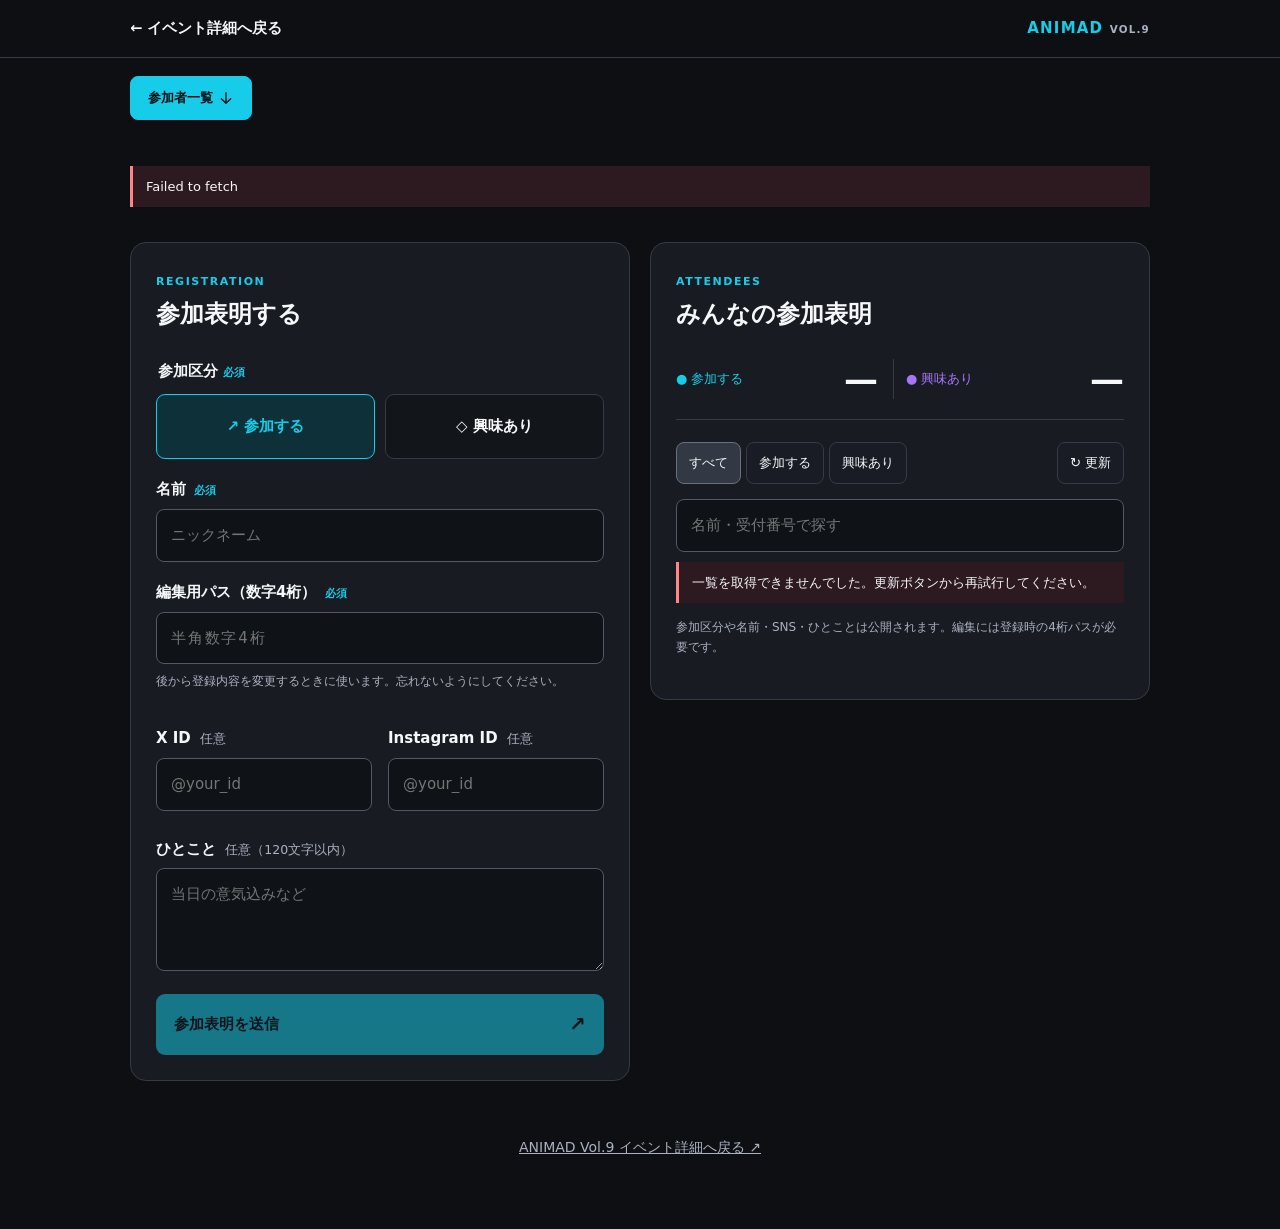
<file: pages/rsvp.html>
<!doctype html>
<html lang="ja">
<head>
  <meta charset="utf-8">
  <meta name="viewport" content="width=device-width,initial-scale=1,viewport-fit=cover">
  <meta name="theme-color" content="#0d0f13">
  <meta name="description" content="ANIMAD Vol.9 参加表明 — 参加する・興味ありの登録、一覧、編集">
  <title>参加表明 | ANIMAD Vol.9</title>
  <link rel="icon" href="./favicon.svg" type="image/svg+xml">
  <link rel="stylesheet" href="./rsvp.css">
  <style>
    /* Keep important connection errors visible, but avoid duplicating the intro in the normal state. */
    #connection-status:not(.error){display:none}
    .section-links{margin:18px 0 16px}
    .section-links a{display:inline-flex;align-items:center;min-height:44px}
  
    /* iPhone: avoid password AutoFill stealing focus after each digit. */
    input.pin-input {-webkit-text-security:disc; font-variant-numeric:tabular-nums; letter-spacing:.12em;}
  </style>
  <script defer src="./rsvp-config.js"></script>
  <script defer src="./rsvp.js"></script>
</head>
<body>
  <header class="rsvp-header">
    <a href="./" class="back-link" aria-label="イベントページへ戻る">← <span>イベント詳細へ戻る</span></a>
    <span class="header-wordmark">ANIMAD <small>VOL.9</small></span>
  </header>
  <main class="container" id="main">
    <div class="section-links"><a href="#attendees">参加者一覧 <svg aria-hidden="true" width="16" height="16" viewBox="0 0 24 24" fill="none" stroke="currentColor" stroke-width="2" stroke-linecap="round" stroke-linejoin="round" style="vertical-align:-3px;margin-left:5px"><path d="M12 4v16m-7-7 7 7 7-7"/></svg></a></div>
    <p id="connection-status" class="message" role="status">受付システムを確認しています…</p>
    <section class="panel" id="register" aria-labelledby="register-title">
      <div class="section-heading"><span class="eyebrow">REGISTRATION</span><h2 id="register-title">参加表明する</h2></div>
      <form id="register-form" novalidate>
        <fieldset class="status-choice">
          <legend>参加区分 <em>必須</em></legend>
          <div class="segment">
            <label><input checked name="status" type="radio" value="going"><span>↗ 参加する</span></label>
            <label><input name="status" type="radio" value="interested"><span>◇ 興味あり</span></label>
          </div>
        </fieldset>
        <label class="field">名前 <em>必須</em><input name="name" maxlength="40" required placeholder="ニックネーム" autocomplete="nickname"></label>
        <label class="field">編集用パス（数字4桁） <em>必須</em><input name="pin" required type="text" maxlength="4" minlength="4" inputmode="numeric" pattern="[0-9]{4}" autocomplete="off" autocorrect="off" autocapitalize="off" spellcheck="false" class="pin-input" placeholder="半角数字4桁"></label>
        <p class="help">後から登録内容を変更するときに使います。忘れないようにしてください。</p>
        <div class="field-pair"><label class="field">X ID <small>任意</small><input name="x" maxlength="16" autocapitalize="off" spellcheck="false" placeholder="@your_id"></label><label class="field">Instagram ID <small>任意</small><input name="instagram" maxlength="31" autocapitalize="off" spellcheck="false" placeholder="@your_id"></label></div>
        <label class="field">ひとこと <small>任意（120文字以内）</small><textarea name="comment" maxlength="120" rows="3" placeholder="当日の意気込みなど"></textarea></label>
        <p id="register-message" class="message" role="status" hidden></p>
        <button id="register-submit" class="primary-button" type="submit" disabled>参加表明を送信 <span>↗</span></button>
      </form>
      <div id="registration-success" class="success-panel" hidden tabindex="-1">
        <span class="success-mark">✓</span><h3>参加表明を受け付けました！</h3>
        <p>受付番号は以下のとおりです。編集するときに必要です。</p>
        <div class="receipt" id="receipt-id"></div>
        <div class="success-actions"><button type="button" class="outline-button" id="copy-receipt">受付番号をコピー</button><button type="button" class="outline-button" id="new-registration">別の参加表明を登録</button></div>
      </div>
    </section>
    <section class="panel" id="attendees" aria-labelledby="attendees-title">
      <div class="section-heading"><span class="eyebrow">ATTENDEES</span><h2 id="attendees-title">みんなの参加表明</h2></div>
      <div class="counts"><div><span>● 参加する</span><strong id="going-count">—</strong></div><div><span>● 興味あり</span><strong id="interested-count">—</strong></div></div>
      <div class="list-controls"><div class="filters" role="group" aria-label="参加区分で絞り込む"><button class="active" type="button" data-filter="all">すべて</button><button type="button" data-filter="going">参加する</button><button type="button" data-filter="interested">興味あり</button></div><button id="refresh-list" class="refresh-button" type="button">↻ 更新</button></div>
      <label class="search-label"><span class="visually-hidden">名前・受付番号で検索</span><input id="attendee-search" type="search" placeholder="名前・受付番号で探す"></label>
      <p id="list-message" class="message" role="status">一覧を読み込んでいます…</p>
      <div id="attendee-list" class="attendee-list"></div>
      <p class="privacy-help">参加区分や名前・SNS・ひとことは公開されます。編集には登録時の4桁パスが必要です。</p>
    </section>
  </main>
  <dialog id="edit-dialog" aria-labelledby="edit-title">
    <form id="edit-form" novalidate>
      <div class="dialog-header"><div><span class="eyebrow">EDIT REGISTRATION</span><h2 id="edit-title">参加表明を編集</h2></div><button id="close-edit" class="close-button" type="button" aria-label="閉じる">×</button></div>
      <p class="help">登録時の編集用パスを入力して保存してください。</p>
      <fieldset class="status-choice"><legend>参加区分 <em>必須</em></legend><div class="segment"><label><input type="radio" name="status" value="going"><span>↗ 参加する</span></label><label><input type="radio" name="status" value="interested"><span>◇ 興味あり</span></label></div></fieldset>
      <label class="field">名前 <em>必須</em><input name="name" maxlength="40" required></label>
      <div class="field-pair"><label class="field">X ID <small>任意</small><input name="x" maxlength="16" autocapitalize="off"></label><label class="field">Instagram ID <small>任意</small><input name="instagram" maxlength="31" autocapitalize="off"></label></div>
      <label class="field">ひとこと <small>任意</small><textarea name="comment" maxlength="120" rows="3"></textarea></label>
      <label class="field">登録時の編集用パス <em>必須</em><input name="pin" type="text" required maxlength="4" minlength="4" pattern="[0-9]{4}" inputmode="numeric" autocomplete="off" autocorrect="off" autocapitalize="off" spellcheck="false" class="pin-input" placeholder="半角数字4桁"></label>
      <p id="edit-message" class="message" role="status" hidden></p>
      <button id="edit-submit" class="primary-button" type="submit">変更を保存 <span>↗</span></button>
    </form>
  </dialog>
  <footer><a href="./">ANIMAD Vol.9 イベント詳細へ戻る ↗</a></footer>
</body>
</html>
</file>
<file: pages/styles.css>
@charset "UTF-8";
:root{--bg:#101012;--panel:#19191c;--line:#353538;--text:#f5f5ef;--muted:#a6a6ad;--acid:#19d3ef;--purple:#a477ff;--font:Inter,"Helvetica Neue",Arial,"Noto Sans JP","Yu Gothic",Meiryo,sans-serif}
*{box-sizing:border-box}html{scroll-behavior:smooth;scroll-padding-top:28px}body{margin:0;background:var(--bg);color:var(--text);font-family:var(--font);font-size:14px;line-height:1.75;-webkit-font-smoothing:antialiased}body:has(dialog[open]){overflow:hidden}a{color:inherit;text-decoration:none}button,input,textarea{font:inherit}button,a,input,textarea,summary{-webkit-tap-highlight-color:transparent}button,a,summary{touch-action:manipulation}button{cursor:pointer}button:disabled{cursor:not-allowed;opacity:.6}button[aria-busy="true"]{cursor:progress}a,button{transition:background .18s,color .18s,transform .18s}a:hover{color:var(--acid)}button:focus-visible,a:focus-visible,summary:focus-visible{outline:3px solid var(--purple);outline-offset:5px}input:focus,textarea:focus{outline:2px solid var(--acid);outline-offset:2px}button{color:inherit}h1,h2,h3,h4,p{margin:0}h2{font-size:32px;letter-spacing:-.05em;line-height:1.5}h3{line-height:1.5}small,.small{font-size:12px}small{display:block;color:var(--muted);line-height:1.7}button{border:0}.wrap{max-width:1184px;margin-inline:auto;padding-inline:32px}.section{padding-block:88px}.accent{color:var(--acid)}.muted{color:var(--muted)}.eyebrow,.tiny-label{font-size:11px;letter-spacing:.14em;font-weight:700}.eyebrow{display:block;margin-bottom:14px}.tiny-label{color:var(--muted)}.sr-only{position:absolute;width:1px;height:1px;margin:-1px;clip:rect(0,0,0,0);overflow:hidden}.skip{position:absolute;left:20px;top:-100px;z-index:20;background:var(--acid);color:#111;padding:10px}.skip:focus{top:10px}.preview-banner{text-align:center;background:#24242a;color:var(--purple);padding:7px 18px;font-size:10px;font-weight:800;letter-spacing:.12em;border-bottom:1px solid #34323f}.preview-banner span{color:#c2c0ca;font-size:10px;letter-spacing:0;margin-left:12px;font-weight:500}.site-header{height:90px;display:flex;align-items:center;justify-content:space-between}.brand{font-size:26px;font-weight:950;letter-spacing:-1.5px;font-style:italic;line-height:1}.brand-dot{color:var(--acid);display:inline-block;margin-left:6px;font-size:27px;font-style:normal;vertical-align:-2px}.site-header nav{display:flex;align-items:center;gap:32px;font-size:12px;font-weight:700}.nav-join{border:1px solid var(--line);border-radius:4px;padding:9px 17px}.nav-join span{margin-left:22px;color:var(--acid)}.hero{position:relative;isolation:isolate;padding-top:22px;padding-bottom:25px;overflow:hidden}.hero-top{display:flex;align-items:center;justify-content:space-between;position:relative;z-index:2}.hero-top .eyebrow{margin:0;font-size:10px;letter-spacing:.13em}.live-dot{display:inline-block;width:7px;height:7px;background:var(--acid);border-radius:50%;margin-right:8px}.edition{color:var(--acid);font-weight:800;font-size:24px}.hero-kicker{position:relative;z-index:1;margin-top:45px;font-size:18px;font-weight:700;letter-spacing:.07em}.hero h1{position:relative;z-index:1;display:inline-block;font-size:clamp(90px,14.7vw,173px);line-height:1.02;font-weight:950;letter-spacing:-.07em;margin-left:-9px;margin-top:4px;font-style:italic}.hero h1>span:first-child{color:var(--acid)}.hero-kana{display:block!important;font-size:13px;letter-spacing:.8em;line-height:2;font-style:normal;margin-top:13px;margin-left:12px;color:#d8d8dc!important}.hero-art{position:absolute;inset:0;z-index:0;pointer-events:none;overflow:hidden}.orb{width:420px;height:420px;position:absolute;right:38px;top:1px;border-radius:50%;background:radial-gradient(circle at 37% 28%,#aca1ec80,#776db329 40%,#17151e30 64%);filter:blur(2px);opacity:.8}.orb:after{content:"";position:absolute;inset:0;background-image:radial-gradient(#e8dcff80 .65px,transparent .65px);background-size:5px 5px;border-radius:50%;mask-image:radial-gradient(ellipse,black,transparent 70%)}.orbit{position:absolute;border:1px solid #77717e55;width:570px;height:220px;border-radius:50%;right:-43px;top:120px;transform:rotate(-35deg)}.orbit-two{transform:rotate(40deg);width:510px;right:-10px;border-color:#77717e40}.cross{position:absolute;font-size:80px;color:var(--purple);line-height:1}.cross-one{right:107px;top:170px;transform:rotate(-10deg);font-size:145px;text-shadow:4px 5px 0 #3b315d}.cross-two{right:380px;top:51px;font-size:33px;color:var(--acid)}.art-note{position:absolute;top:68px;right:52px;font-size:10px;font-weight:700;letter-spacing:.15em;line-height:1.2;transform:rotate(90deg)}.art-sticker{position:absolute;right:40px;top:320px;background:var(--purple);color:#17131f;border:1px solid #20182b;padding:16px 23px;transform:rotate(9deg);line-height:1.05;font-size:14px;box-shadow:5px 5px 0 #0007;font-weight:700}.art-sticker strong{font-size:21px;display:block;letter-spacing:-.04em}.art-sticker span{font-size:9px;display:block;margin-top:8px}.hero-bottom{position:relative;z-index:2;display:flex;justify-content:space-between;margin-top:40px;padding-right:225px;gap:38px}.hero-description{font-size:15px;line-height:1.9;letter-spacing:.03em;color:#d5d5d8}.hero-tags{display:flex;gap:7px;flex-wrap:wrap;margin-top:20px}.hero-tags span{font-size:9px;font-weight:700;color:#b6b6bd;border:1px solid var(--line);padding:3px 8px;border-radius:2px;letter-spacing:.07em}.date-block{min-width:244px}.date-block>div{white-space:nowrap;display:flex;align-items:center;gap:9px}.date-block strong{font-size:32px;font-weight:850;letter-spacing:-.04em}.day{background:var(--acid);color:#101012;font-size:10px;font-weight:800;border-radius:2px;padding:0 5px}.date-block a{display:block;font-size:11px;margin-top:16px;border-bottom:1px solid #68686d;padding-bottom:7px;max-width:230px}.date-block a span{float:right;color:var(--acid)}.hero-foot{margin-top:45px;padding-top:15px;border-top:1px solid var(--line);display:flex;justify-content:space-between;font-size:8px;letter-spacing:.15em;color:#8e8e95}.ticker{margin-top:12px;background:var(--acid);color:#101012;overflow:hidden;padding-block:9px;transform:rotate(-1.1deg);width:100%;font-size:19px;font-weight:900;letter-spacing:-.03em;white-space:nowrap}.ticker{font-size:clamp(11px,2.85vw,19px);padding-inline:12px;white-space:normal;width:calc(100% - 2px);margin-inline:1px}.ticker>div{width:100%;text-align:center;line-height:1.5}.ticker span{display:block;white-space:nowrap}.ticker b{padding-inline:28px;font-size:24px}.section-heading{display:flex;justify-content:space-between;align-items:center;gap:24px}.outline-pill{border:1px solid #45454a;color:var(--muted);font-size:9px;letter-spacing:.1em;border-radius:40px;padding:5px 12px;white-space:nowrap}.section-lead{color:var(--muted);margin-top:16px;font-size:13px}.info-grid{display:grid;grid-template-columns:1fr 1fr 1fr;gap:16px;margin-top:34px}.info-card{position:relative;background:var(--panel);border:1px solid var(--line);padding:28px;display:flex;flex-direction:column;min-height:230px;border-radius:7px}.card-index{font-size:10px;letter-spacing:.12em;color:var(--muted)}.card-symbol{position:absolute;top:19px;right:24px;font-size:23px;color:var(--muted)}.info-card h3{font-size:25px;margin-top:28px;letter-spacing:-.04em}.info-card p{font-size:12px;color:#b6b6bd;margin-top:8px;max-width:250px}.card-foot{font-size:10px;color:#8f8f98;margin-top:auto;padding-top:24px}.date-card{background:var(--acid);color:#12130c;border-color:var(--acid)}.date-card .card-index,.date-card .card-symbol,.date-card p,.date-card .card-foot{color:#164957}.date-card h3{font-size:33px;margin-top:22px;line-height:1.2}.card-divider{margin-inline:10px}.archive{margin-top:25px;border-bottom:1px solid var(--line);border-top:1px solid var(--line)}.archive summary{display:flex;justify-content:space-between;align-items:center;cursor:pointer;padding-block:17px;font-size:12px;list-style:none}.archive summary::-webkit-details-marker{display:none}.archive-label{font-size:9px;color:var(--muted);letter-spacing:.08em;margin-right:18px}.details-plus{font-size:20px;color:var(--muted)}details[open] .details-plus{transform:rotate(45deg)}.archive-content{padding:4px 0 24px;color:#bbbcc3;font-size:12px}.archive-warning{color:var(--purple);font-size:11px}.archive-grid{display:grid;grid-template-columns:1.3fr 1fr 1fr;gap:24px;margin-block:20px}.text-link{font-size:12px;text-decoration:underline;text-underline-offset:4px}.lineup-section{background:#151517;border-block:1px solid #27272b}.lineup-grid{display:grid;grid-template-columns:repeat(3,1fr);gap:23px;margin-top:35px}.artist-card{min-width:0}.artist-art{height:220px;position:relative;display:grid;place-items:center;overflow:hidden;background-color:#252329;border:1px solid #4b465c;border-radius:6px}.artist-art>span{font-size:160px;color:var(--purple);font-weight:950;line-height:1;transform:rotate(-9deg);text-shadow:7px 7px 0 #101012}.artist-art i{position:absolute;bottom:14px;font-size:8px;font-style:normal;letter-spacing:.2em;color:#c4bdcf}.pattern-one{background-image:repeating-linear-gradient(140deg,transparent,transparent 13px,#83739122 13px,#83739122 14px)}.pattern-two{background-color:#162e35;background-image:radial-gradient(#307e8f55 1px,transparent 1px);background-size:9px 9px;border-color:#33535c}.pattern-two>span{color:var(--acid);transform:rotate(13deg)}.pattern-three{background-image:linear-gradient(#7c718d33 1px,transparent 1px),linear-gradient(90deg,#7c718d33 1px,transparent 1px);background-size:25px 25px}.pattern-three>span{color:#eee9f4}.artist-info{padding:18px 2px 0}.artist-info h3{font-size:21px;font-weight:800;letter-spacing:-.03em;margin-top:4px}.artist-info h3 span{float:right;color:var(--muted);font-size:20px}.artist-info p{font-size:11px;color:var(--muted);margin-top:5px}.past-artists{margin-bottom:0}.past-artists div{display:flex;gap:25px;padding:8px 0}.past-artists dt{width:110px;color:var(--muted);font-size:10px;flex-shrink:0}.past-artists dd{margin:0}.lineup-grid.confirmed{grid-template-columns:repeat(4,1fr)}.confirmed .artist-art{height:150px}.confirmed .artist-art>span{font-size:83px;font-style:italic;letter-spacing:-.08em}.confirmed .artist-info h3{font-size:19px}.confirmed .artist-info p{display:none}.crew-grid{display:grid;grid-template-columns:repeat(3,1fr);gap:18px;margin-top:30px}.crew-card{border-top:1px solid #49454f;padding-top:18px}.crew-card h3{font-size:10px;letter-spacing:.1em;color:var(--purple);margin-bottom:8px}.crew-card p{font-size:16px;font-weight:700;white-space:pre-line}.about-section{display:grid;grid-template-columns:1fr 1.3fr;align-items:center;gap:70px;padding-block:90px}.about-icon{height:290px;display:grid;place-items:center;font-size:265px;color:var(--acid);line-height:1;transform:rotate(-10deg);text-shadow:10px 14px 0 #163f4c;background-image:radial-gradient(#6969696b .8px,transparent .8px);background-size:12px 12px}.about-section h2{font-size:38px}.about-section p{margin-top:22px;color:#b9b9c0;font-size:13px}.about-section p.small{font-size:11px;color:#8e8e95;margin-top:18px}.about-chips{display:flex;gap:10px;margin-top:22px;flex-wrap:wrap}.about-chips span{border:1px solid var(--line);padding:4px 12px;border-radius:20px;font-size:10px}.join-section{border-top:1px solid var(--line);background:#151517}.join-arrow{font-size:65px;color:var(--acid);line-height:1}.join-grid{display:grid;grid-template-columns:1fr 1fr;gap:32px;margin-top:37px;align-items:start}.form-panel{background:#1e1e22;border:1px solid #36363d;border-radius:8px;padding:30px}.panel-title{display:flex;align-items:center;justify-content:space-between;gap:10px;margin-bottom:22px}.panel-title h3{font-size:17px}.panel-title .tiny-label{font-size:9px}.form-notice{padding:10px 12px;border-left:2px solid var(--purple);background:#a898ed0c;color:#c6bbf3;font-size:11px;margin-bottom:22px}.field{margin-top:20px}.field label,fieldset legend{display:block;font-size:12px;font-weight:700;margin-bottom:8px}.required,.optional{font-size:9px;margin-left:8px;font-weight:500}.required{color:var(--acid)}.optional{color:#93939d}.field input,.field textarea,.search-label input{background:#141416;border:1px solid #48484f;border-radius:4px;color:var(--text);padding:12px 13px;width:100%;font-size:14px;min-height:46px}input::placeholder,textarea::placeholder{color:#84848f}textarea{resize:vertical;min-height:80px}.field small{font-size:10px;margin-top:8px}.pin-row{display:flex;align-items:center;position:relative}.pin-row input{padding-right:65px;letter-spacing:.08em}.show-pin{position:absolute;right:4px;top:4px;bottom:4px;padding-inline:12px;background:transparent;color:var(--muted);font-size:11px;border-radius:3px}.show-pin:hover{color:var(--text);background:#333339}.social-fields{display:grid;grid-template-columns:1fr 1fr;gap:15px}.input-prefix{position:relative}.input-prefix>span{position:absolute;left:14px;top:10px;color:var(--muted)}.input-prefix input{padding-left:34px}.field-note{font-size:10px;color:var(--muted);margin-top:8px}.privacy-note{font-size:10px;color:var(--muted);line-height:1.8;margin-top:20px}.status-field{padding:0;border:0;margin:0;min-width:0}.status-options{display:flex;gap:10px}.status-options label{flex:1;position:relative}.status-options input{position:absolute;opacity:0;width:1px;height:1px}.status-options label>span{display:flex;flex-wrap:wrap;align-items:center;justify-content:center;gap:7px;border:1px solid #45454d;background:#161618;border-radius:4px;padding:13px 8px;color:var(--muted);font-size:13px;min-height:51px;cursor:pointer;font-weight:600}.status-options b{font-size:18px;font-weight:500}.status-options i{font-size:8px;font-style:normal;font-weight:500;letter-spacing:.06em}.status-options input:checked+span{border-color:var(--acid);background:#19d3ef0d;color:var(--acid)}.status-options input:focus-visible+span{outline:3px solid var(--purple);outline-offset:3px}.primary-button{background:var(--acid);color:#1b2011;display:flex;align-items:center;justify-content:space-between;min-height:52px;width:100%;border-radius:4px;padding:14px 20px;font-weight:800;font-size:13px;margin-top:20px}.primary-button>span{font-size:20px;font-weight:500}.primary-button:hover{background:#79eaff;transform:translateY(-1px)}.secondary-button{padding:13px 16px;border:1px solid #5b5b65;background:#27272d;border-radius:4px;font-size:12px}.text-button{background:none;padding:6px 0;color:var(--muted);font-size:11px;min-height:38px}.text-button:hover{color:var(--acid)}.form-error{color:#ffa7a7;font-size:12px;margin-top:10px;white-space:pre-line}.form-error:empty{display:none}.attendees-panel{min-width:0;padding-top:6px}.attendees-panel .panel-title{margin-bottom:16px;flex-wrap:wrap;align-items:flex-start}.attendees-panel .panel-title h3{flex:1 0 auto}.count-strip{display:grid;grid-template-columns:1fr 1fr;border-block:1px solid #39393f;padding-block:20px;gap:24px}.count-strip>div{display:flex;align-items:center;gap:9px;font-size:12px}.count-strip>div+div{border-left:1px solid #39393f;padding-left:24px}.count-strip strong{margin-left:auto;font-size:32px;line-height:1;letter-spacing:-.04em}.count-dot{width:7px;height:7px;border-radius:50%;display:inline-block}.going-dot{background:var(--acid)}.interested-dot{background:var(--purple)}.list-toolbar{margin-top:22px}.filters{display:flex;gap:8px}.filters button{background:transparent;font-size:11px;color:var(--muted);padding:7px 14px;border-radius:30px;border:1px solid transparent;min-height:37px}.filters button[aria-pressed=true]{background:#333338;color:var(--text);border-color:#494950}.search-label{display:block;margin-top:14px}.search-label input{min-height:40px;font-size:12px;background:#19191c}.list-feedback{font-size:11px;color:var(--muted);padding-top:16px}.list-feedback:empty{display:none}.attendee-list{list-style:none;padding:0;margin:12px 0 0;max-height:650px;overflow:auto;scrollbar-color:#45454b transparent;scrollbar-width:thin}.attendee{padding:18px 0;border-bottom:1px solid #313138;display:flex;gap:13px;align-items:flex-start}.avatar{width:38px;height:38px;background:#1b2b31;color:var(--acid);border:1px solid #31515e;border-radius:50%;font-size:15px;display:grid;place-items:center;flex-shrink:0}.attendee[data-status=interested] .avatar{background:#2b2535;color:var(--purple);border-color:#4e405e}.attendee-body{flex:1;min-width:0}.attendee-name{font-size:13px;font-weight:700;overflow-wrap:anywhere}.attendee-top{display:flex;align-items:center;justify-content:space-between;gap:8px}.status-badge{font-size:9px;border:1px solid #326879;padding:1px 7px;border-radius:15px;color:var(--acid);white-space:nowrap}.attendee[data-status=interested] .status-badge{color:var(--purple);border-color:#524763}.attendee-links{display:flex;gap:10px;flex-wrap:wrap;font-size:10px;margin-top:4px;color:var(--muted);overflow-wrap:anywhere}.attendee-links a{max-width:100%}.attendee-comment{font-size:12px;color:#bcbcc4;white-space:pre-wrap;overflow-wrap:anywhere;margin-top:8px}.attendee-meta{margin-top:8px;display:flex;align-items:center;justify-content:space-between;font-size:9px;color:#90909b;gap:8px}.attendee-meta code{font-family:var(--font)}.attendee-edit{background:transparent;color:var(--muted);font-size:11px;border:1px solid #4a4a52;border-radius:4px;padding:6px 12px;min-height:36px}.attendee-edit:hover{color:var(--text);border-color:var(--acid)}.empty-state{text-align:center;border:1px dashed #424248;border-radius:6px;padding:48px 24px;margin-top:24px}.empty-state>span{font-size:40px;color:var(--acid)}.empty-state h4{font-size:16px;margin-top:7px}.empty-state p{color:var(--muted);font-size:12px;margin-top:10px}.list-footnote{font-size:10px;color:#8e8e99;margin-top:22px;line-height:1.9}.footer{padding-block:36px;display:flex;align-items:center;gap:32px;justify-content:space-between}.footer .brand{font-size:24px}.footer p{font-size:11px;color:var(--muted)}.footer .tiny-label{font-size:8px}.success-panel{text-align:center;padding:30px 0;outline:none}.success-icon{display:grid;place-items:center;color:var(--acid);background:#19d3ef10;border:1px solid #19d3ef50;width:64px;height:64px;border-radius:50%;font-size:30px;margin:0 auto 24px}.success-panel h3{font-size:19px}.success-panel p{font-size:12px;color:var(--muted);margin-top:16px}.success-panel .secondary-button{margin-top:25px;width:100%}.success-panel .text-button{display:block;margin:12px auto}.receipt{border:1px dashed #666c53;padding:16px;margin-top:24px;display:flex;flex-direction:column}.receipt span{font-size:10px;color:var(--muted)}.receipt strong{font-family:monospace;overflow-wrap:anywhere;font-size:12px;color:var(--acid);margin-top:6px}dialog{background:#202024;color:var(--text);border:1px solid #4a4a53;border-radius:9px;width:min(540px,calc(100% - 28px));max-height:90dvh;padding:28px;box-shadow:0 20px 80px #0008}dialog::backdrop{background:#000a;backdrop-filter:blur(5px)}.dialog-head{display:flex;justify-content:space-between;align-items:flex-start;margin-bottom:10px}.dialog-head .eyebrow{font-size:9px;margin-bottom:7px}.dialog-head h2{font-size:24px}.close-dialog{font-size:28px;background:transparent;color:var(--muted);padding:0;width:40px;height:40px}.dialog-head+.small{margin-bottom:24px;overflow-wrap:anywhere}.toast{position:fixed;bottom:25px;left:50%;transform:translateX(-50%);border:1px solid #287a8e;background:#162b33;color:var(--acid);padding:12px 24px;border-radius:6px;font-size:13px;box-shadow:0 5px 25px #0008;z-index:20;max-width:90vw;white-space:nowrap}.noscript-note{background:#382331;padding:20px;text-align:center}[hidden]{display:none!important}
@media(min-width:1400px){.hero{padding-top:35px;padding-bottom:35px}.hero-kicker{margin-top:60px}.hero-bottom{margin-top:50px}.hero-foot{margin-top:55px}}
@media(max-width:1000px){.wrap{padding-inline:26px}.hero h1{font-size:15vw}.hero-bottom{padding-right:160px;gap:25px}.date-block{min-width:200px}.date-block strong{font-size:27px}.art-sticker{right:22px;padding:13px;top:290px}.cross-one{right:40px;top:150px;font-size:110px}.hero-tags{gap:4px}.hero-tags span{font-size:8px;padding:2px 5px}.info-card{padding:22px;min-height:235px}.info-card h3{font-size:23px}.date-card h3{font-size:29px}.lineup-grid{gap:16px}.artist-art{height:190px}.artist-info h3{font-size:17px}.section{padding-block:65px}.about-section{gap:35px}.about-icon{font-size:220px}.join-grid{gap:24px}.form-panel{padding:24px}.status-options i{display:none}.count-strip{gap:15px}.count-strip>div+div{padding-left:15px}.confirmed .artist-art{height:125px}.confirmed .artist-info h3{font-size:16px}}
@media(max-width:720px){.wrap{padding-inline:20px}.preview-banner{padding:6px 10px;font-size:8px;letter-spacing:.08em}.preview-banner span{font-size:9px;margin-left:6px}.site-header{height:75px}.brand{font-size:23px}.brand-dot{font-size:24px}.site-header nav{gap:18px;font-size:10px}.site-header nav>a:nth-child(2){display:none}.nav-join{padding:8px 11px}.nav-join span{margin-left:12px}.hero{padding-top:13px;padding-bottom:22px}.hero-top .eyebrow{font-size:8px;letter-spacing:.06em}.edition{font-size:18px}.live-dot{width:5px;height:5px;margin-right:5px}.hero-kicker{margin-top:45px;font-size:13px}.hero h1{font-size:21vw;margin-left:-5px;margin-top:10px;letter-spacing:-.075em}.hero-kana{font-size:9px;letter-spacing:.65em;margin-top:10px;margin-left:6px}.hero-art .orb{width:330px;height:330px;right:-70px;top:0}.orbit{width:350px;height:160px;right:-100px;top:100px}.orbit-two{right:-80px}.cross-one{top:210px;right:50px;font-size:85px}.cross-two{right:50px;top:58px;font-size:25px}.art-note{display:none}.art-sticker{top:320px;right:28px;padding:11px 14px;font-size:10px}.art-sticker strong{font-size:17px}.art-sticker span{font-size:8px}.hero-bottom{margin-top:23px;padding-right:0;display:block}.hero-description{font-size:12px}.hero-tags{margin-top:14px}.hero-tags span{font-size:7px;padding:3px 6px}.date-block{margin-top:33px;width:205px}.date-block strong{font-size:29px}.date-block .tiny-label{font-size:8px}.date-block .muted{font-size:10px}.date-block a{margin-top:12px;font-size:10px}.hero-foot{margin-top:30px;font-size:7px;letter-spacing:.08em}.hero-foot>span:first-child{font-size:6px}.ticker{padding-block:6px;margin-top:0}.ticker b{padding-inline:20px;font-size:19px}.section{padding-block:50px}.eyebrow{font-size:9px;margin-bottom:11px}h2{font-size:25px;letter-spacing:-.06em}.section-heading{align-items:flex-start;gap:12px}.outline-pill{font-size:7px;padding:4px 8px;margin-top:4px;white-space:normal;max-width:90px;text-align:center;line-height:1.5}.section-lead{font-size:11px;line-height:1.9;margin-top:14px}.info-grid{grid-template-columns:1fr;margin-top:25px;gap:12px}.info-card{padding:21px 24px;min-height:185px}.info-card h3{margin-top:19px;font-size:26px}.date-card h3{font-size:36px}.info-card p{max-width:none}.card-foot{padding-top:15px}.card-index{font-size:9px}.card-symbol{right:22px}.archive{margin-top:20px}.archive summary{font-size:10px;padding-block:15px}.archive-label{font-size:8px;margin-right:10px}.archive-grid{grid-template-columns:1fr;gap:16px}.archive-warning{font-size:10px}.lineup-grid{grid-template-columns:1fr;gap:20px;margin-top:26px}.lineup-grid:not(.confirmed) .artist-card{display:grid;grid-template-columns:100px 1fr;gap:18px;align-items:center}.artist-art{height:110px}.artist-art>span{font-size:77px}.artist-art i{font-size:5px;bottom:7px}.artist-info{padding:0}.artist-info .tiny-label{font-size:8px}.artist-info h3{font-size:18px;margin-top:5px}.artist-info p{font-size:10px}.past-artists div{display:block}.past-artists dd{margin-top:4px}.lineup-grid.confirmed{grid-template-columns:repeat(2,1fr);gap:22px 15px}.confirmed .artist-art{height:140px}.confirmed .artist-art>span{font-size:90px}.confirmed .artist-info{padding-top:10px}.confirmed .artist-info h3{font-size:17px}.crew-grid{grid-template-columns:1fr 1fr;gap:22px 15px}.crew-card h3{font-size:9px}.crew-card p{font-size:14px}.about-section{grid-template-columns:1fr;gap:35px}.about-icon{font-size:190px;height:200px;width:230px;margin:auto}.about-section h2{font-size:30px}.about-section p{font-size:12px;margin-top:18px}.about-section p.small{font-size:10px}.about-chips span{font-size:9px}.join-arrow{font-size:45px}.join-grid{grid-template-columns:1fr;margin-top:26px;gap:40px}.form-panel{padding:22px 20px}.panel-title h3{font-size:16px}.field input,.field textarea,.search-label input{font-size:16px}.field small,.privacy-note,.field-note{font-size:11px}.status-options label>span{font-size:13px}.status-options i{display:inline;font-size:7px}.social-fields{gap:12px}.social-fields input{font-size:14px}.attendees-panel{padding-top:0}.count-strip strong{font-size:34px}.count-strip{padding-block:23px}.list-footnote{font-size:11px}.attendee-edit{min-height:42px;min-width:50px}.attendee-list{max-height:800px}.footer{padding-block:30px;flex-wrap:wrap;gap:20px}.footer .brand{font-size:23px}.footer p{font-size:10px}.footer .tiny-label{width:100%;font-size:7px;border-top:1px solid var(--line);padding-top:15px}dialog{padding:24px 20px}.dialog-head h2{font-size:23px}.desktop-break{display:none}}
@media(max-width:370px){.wrap{padding-inline:16px}.preview-banner span{font-size:8px}.site-header nav{gap:12px}.hero-tags span{font-size:6px}.art-sticker{right:15px}.section-heading h2{font-size:23px}.outline-pill{display:none}.form-panel{padding:20px 16px}.status-options i{display:none}.confirmed .artist-info h3{font-size:15px}.crew-card p{font-size:12px}.toast{white-space:normal;width:90vw}}
@media(prefers-reduced-motion:reduce){html{scroll-behavior:auto}a,button{transition:none}}

.art-note{top:125px;right:22px}.join-section h2{max-width:100%}@media(max-width:720px){.join-section .section-heading{display:block}.join-arrow{display:none}.join-section h2{font-size:24px;letter-spacing:-.07em}}

/* Original user-supplied logo; no pixel alterations. */
.brand{display:block;width:150px;line-height:0}.brand img{width:100%;height:auto;display:block}.hero h1{margin:8px 0 0;display:block;width:76%;line-height:1;font-size:0}.hero-logo{width:100%;height:auto;display:block}.info-card p[data-event="priceNote"]{white-space:pre-line;line-height:1.9}.art-sticker{background:#9060ff;color:#fff}.cross-one{color:#19d3ef;text-shadow:4px 5px 0 #164555}.about-icon{font-family:Arial,sans-serif;font-size:250px}.artist-art>span{font-family:Arial,sans-serif}.artist-art i{color:#c7c3d5}@media(max-width:720px){.brand{width:125px}.hero h1{width:100%;margin-top:13px}.hero-kicker{margin-top:38px}.about-icon{font-size:180px}.footer .brand{width:130px}}
/* Concise event layout and consistent photo slots. */
.hero{padding-bottom:48px}.hero h1{max-width:850px;width:84%;margin-top:0}.hero-kicker{font-size:36px;font-weight:900;margin-top:38px;letter-spacing:.08em}.hero-genres{font-size:13px;line-height:1.9;color:#b4b4c0;margin-top:16px;position:relative;z-index:2}.hero-schedule{position:relative;z-index:2;margin-top:14px}.hero-schedule>div{display:flex;align-items:center;gap:12px}.hero-schedule strong{font-size:38px;letter-spacing:-.04em}.hero-schedule p{font-size:14px;color:#c7c7d0;margin-top:6px}.hero-top .edition{font-size:19px}.hero-art .cross-one{top:120px;right:40px;font-size:150px;opacity:.5}.concise-info{grid-template-columns:1fr 1fr}.concise-info .info-card{min-height:260px}.date-card p{font-size:14px}.event-notice{font-size:12px;color:var(--muted);margin-top:20px}.lineup-role{grid-column:1/-1;font-size:16px;color:var(--text);padding-top:18px;border-top:1px solid var(--line);margin-top:10px}.confirmed .artist-art{height:auto;aspect-ratio:1}.confirmed .artist-art>span{font-size:95px;text-shadow:none}.artist-photo{width:100%;height:100%;object-fit:cover}.confirmed .artist-info .tiny-label{display:none}.pages-entry{max-width:550px;padding:28px 0}.pages-entry>p{margin-bottom:14px}.pages-entry .primary-button{color:#10232a}.crew-grid:empty{display:none}.hero-art .orb{background:radial-gradient(circle at 37% 28%,#1aceef35,#6b25bc25 50%,transparent 70%)}.section{padding-block:60px}@media(max-width:720px){.hero{padding-bottom:32px}.hero-kicker{font-size:28px;margin-top:28px}.hero-genres{font-size:10px;line-height:2;margin-top:14px}.hero h1{width:100%;margin-top:10px}.hero-schedule{margin-top:12px}.hero-schedule strong{font-size:31px}.hero-schedule p{font-size:11px}.hero-top .edition{font-size:15px}.hero-art .cross-one{right:5px;top:100px;font-size:95px;opacity:.25}.concise-info{grid-template-columns:1fr}.concise-info .info-card{min-height:240px}.section{padding-block:40px}.confirmed .artist-art{height:auto}.confirmed .artist-art>span{font-size:80px}.lineup-role{font-size:14px;margin-top:4px;padding-top:15px}.hero-schedule .day{font-size:9px}.event-notice{font-size:11px}}
.event-rules{border-top:1px solid var(--line)}.event-rules ul{padding-left:1.2em;margin:24px 0 0;display:grid;gap:14px;color:#c4c4ce;font-size:13px;line-height:1.9}.event-rules li::marker{color:var(--acid)}@media(max-width:720px){.event-rules ul{font-size:12px;gap:13px}}
</file>
<file: pages/site-additions.css>
/* Event-first single-page navigation and menus. Original theme stays intact. */
#details,#price,#lineup,#rules,#join,#menu{scroll-margin-top:28px}
.site-header nav{gap:20px;flex-wrap:wrap;justify-content:end}
.site-header nav a{white-space:nowrap}
.hero-event-tag{display:inline-block;background:#19d3ef14;border-left:3px solid var(--acid);padding:7px 15px;color:#f5f5ef!important;font-size:clamp(14px,2.4vw,19px)!important;font-weight:800;letter-spacing:.08em;line-height:1.5!important}
.hero-action-row{position:relative;z-index:2;display:flex;align-items:center;gap:12px;flex-wrap:wrap;margin-top:26px}
.hero-main-action,.hero-sub-action{display:inline-flex;align-items:center;justify-content:space-between;gap:42px;padding:14px 22px;border:1px solid var(--acid);border-radius:6px;font-weight:800;font-size:14px;min-height:51px}
.hero-main-action{background:var(--acid);color:#0a1015}.hero-main-action:hover{color:#0a1015;background:#70e6f5}
.hero-sub-action{border-color:#5b5b63;background:#202025;color:#e5e5e9}.hero-sub-action:hover{border-color:var(--acid)}
.section-tag{display:block;color:var(--acid);font-size:10px;font-weight:800;letter-spacing:.17em;margin-bottom:8px}
.section-intro>p{color:#bdbdc5;font-size:15px;line-height:1.9;margin-top:15px}.event-overview{padding-bottom:56px}
.overview-grid{display:grid;grid-template-columns:1fr 1fr 1.5fr;gap:13px;margin-top:28px}
.overview-grid>div{border:1px solid #34343b;background:#1d1d20;padding:22px 20px;border-radius:7px;min-width:0}
.overview-grid>div>span{display:block;color:#a9a9b0;font-size:11px;margin-bottom:12px}
.overview-grid strong{display:block;font-size:clamp(16px,2vw,22px);font-weight:800;line-height:1.5}
.overview-venue strong{font-size:17px}
.overview-grid small{display:block;color:#a9a9b0;font-size:11px;line-height:1.7;margin-top:6px}
.overview-grid a{display:inline-block;margin-top:13px;font-size:12px;color:var(--acid);text-decoration:underline;text-underline-offset:3px}
.event-prices{padding-top:38px;padding-bottom:76px}
.price-lead{color:#bdbdc5;font-size:13px;margin-top:10px}
.entry-price-grid{display:grid;grid-template-columns:repeat(2,minmax(0,1fr));gap:15px;margin-top:25px}
.entry-price-card{background:#1c1c20;border:1px solid #45454b;border-radius:8px;padding:23px 25px;display:flex;flex-direction:column;min-height:210px}
.entry-price-card.featured{background:linear-gradient(135deg,#104451,#132833 70%);border-color:#21a9c3}
.price-label{font-size:15px;font-weight:800}.price-value{font-size:clamp(35px,5vw,58px);letter-spacing:-.05em;line-height:1.2;margin-top:15px}.featured .price-value{color:#66e4fa}
.price-action{margin-top:auto;display:inline-flex;align-items:center;justify-content:space-between;width:fit-content;gap:38px;padding-top:16px;font-weight:800;color:#a2f4ff;font-size:13px}.price-action:hover{color:white}
.price-secondary-note{font-size:12px;color:#aeb0b6;margin-top:auto;padding-top:16px}
.event-rules{scroll-margin-top:28px}
.extra-menu{border-top:1px solid var(--line);background:var(--bg)}
.extra-menu-lead{color:#b3b3ba;line-height:1.8;font-size:12px;margin-top:10px;max-width:740px}
.shisha-compact{margin-top:25px;border:1px solid #37373d;background:#1a1a1d;border-radius:7px;padding:21px 23px;max-width:770px}
.shisha-compact-head{display:flex;align-items:center;justify-content:space-between;gap:12px;padding-bottom:9px;border-bottom:1px solid #393940}
.shisha-compact-head h3{font-size:17px}.shisha-compact-head span{font-size:9px;letter-spacing:.12em;color:#a9a9b4}
.shisha-compact dl{margin:4px 0 0}.shisha-compact dl>div{display:flex;align-items:center;justify-content:space-between;gap:15px;padding-block:9px;border-bottom:1px solid #29292f}
.shisha-compact dl>div:last-child{border:0;padding-bottom:0}.shisha-compact dt{font-size:13px;color:#c9c9d1}.shisha-compact dd{margin:0;font-size:16px;font-weight:800;white-space:nowrap}
.gallery-block{margin-top:40px}.gallery-head{display:flex;align-items:baseline;justify-content:space-between;gap:15px;margin-bottom:14px}.gallery-head h3{font-size:20px}.gallery-head span{color:#b4b4bd;font-size:11px}
.menu-gallery{display:grid;grid-template-columns:repeat(4,minmax(0,1fr));gap:14px}
.menu-gallery.food-gallery{grid-template-columns:repeat(2,minmax(0,1fr));max-width:500px}
.menu-image-button{min-width:0;text-align:left;display:flex;flex-direction:column;border:1px solid #494951;border-radius:8px;padding:7px;background:#1c1c20;color:#ececf0;overflow:hidden}
.menu-image-button:hover{border-color:var(--acid);transform:translateY(-2px)}
.menu-image-button:focus-visible{outline-color:var(--acid)}
.menu-image-button img{display:block;object-fit:contain;object-position:top center;width:100%;height:255px;background:#1c1c1e;border-radius:5px}
.menu-image-button>span{font-size:12px;font-weight:700;display:flex;justify-content:space-between;gap:8px;padding:12px 8px 5px;line-height:1.35}
.menu-image-button>span span{color:var(--acid)}.menu-note{margin-top:32px;font-size:11px;color:#9899a4}
.menu-lightbox{background:#17171b;color:#fff;border:1px solid #54545a;border-radius:10px;padding:0;max-width:min(95vw,1040px);max-height:94vh;box-shadow:0 24px 70px #000c;width:fit-content}
.menu-lightbox::backdrop{background:rgba(0,0,0,.88)}
.lightbox-head{position:sticky;top:0;z-index:1;background:#17171b;display:flex;justify-content:space-between;align-items:center;gap:12px;padding:9px 15px;border-bottom:1px solid #34343b}
.lightbox-head p{font-size:12px;font-weight:700}.lightbox-close{padding:6px 12px;border:1px solid #62626b;border-radius:5px;background:#28282d;font-size:12px;white-space:nowrap}
.lightbox-close:hover{border-color:var(--acid)}.lightbox-content{overflow:auto;max-height:calc(94vh - 56px);text-align:center}
.lightbox-content img{display:block;max-width:100%;width:auto;height:auto;max-height:none;margin:0 auto}
@media(max-width:850px){.overview-grid{grid-template-columns:1fr 1fr}.overview-venue{grid-column:1/-1}.menu-gallery{grid-template-columns:repeat(3,minmax(0,1fr))}.menu-image-button img{height:230px}}
@media(max-width:720px){.site-header nav{gap:10px}.site-header nav a{font-size:10px}.site-header nav>a:nth-child(3){display:none}.site-header nav .nav-join{padding:8px 10px}.hero-event-tag{font-size:14px!important}.hero-action-row{gap:9px;margin-top:18px}.hero-main-action,.hero-sub-action{min-height:48px;font-size:12px;gap:14px;padding:12px 14px}.jump-nav{gap:8px;padding-top:17px;padding-bottom:18px}.jump-caption{display:none}.jump-nav a{font-size:11px;padding:7px 10px;min-height:34px;gap:5px}.section-intro>p{font-size:13px}.overview-grid{grid-template-columns:1fr 1fr;gap:10px}.overview-grid>div{padding:15px}.overview-grid strong{font-size:15px}.overview-venue{grid-column:1/-1}.event-overview{padding-bottom:35px}.event-prices{padding-top:30px;padding-bottom:48px}.entry-price-grid{gap:10px}.entry-price-card{padding:17px 13px;min-height:174px}.price-label{font-size:12px}.price-value{font-size:33px}.price-action{font-size:11px;gap:8px}.gallery-block{margin-top:32px}.gallery-head h3{font-size:17px}.gallery-head span{font-size:10px}.menu-gallery{grid-template-columns:repeat(2,minmax(0,1fr));gap:10px}.menu-image-button img{height:195px}.menu-gallery.food-gallery{grid-template-columns:repeat(2,minmax(0,1fr))}.menu-image-button>span{font-size:10px;padding:9px 5px 5px}.shisha-compact{padding:16px}.shisha-compact-head h3{font-size:16px}}
@media(max-width:370px){.site-header nav>a:first-child{display:none}.entry-price-card{padding:13px 11px}.price-value{font-size:28px}.menu-image-button img{height:165px}}
@media(prefers-reduced-motion:reduce){.menu-image-button{transition:none}}
/* The base stylesheet hides the second header link on mobile; keep the price link visible. */
@media(max-width:720px){.site-header nav>a:nth-child(2){display:inline-flex}}


/* === ANIMAD 2026: clean event-first header === */
.site-header{justify-content:flex-end;min-height:76px;height:auto;padding-block:16px}
.site-header nav{width:100%;justify-content:flex-end;gap:clamp(10px,1.8vw,22px)}
.site-header nav a{display:inline-flex;align-items:center}
.site-header nav .nav-menu-link{color:#c6c8d0}
.site-header nav .nav-menu-link:hover{color:var(--acid)}
.hero .hero-kicker{font-size:clamp(20px,3vw,35px);font-weight:850;line-height:1.55;letter-spacing:.008em;margin-top:28px;max-width:90%;}
.hero .hero-kicker span{color:var(--acid)}
.event-overview .section-intro>p{display:none}
.event-overview .overview-grid{margin-top:22px}
.extra-menu .extra-menu-lead{display:none}
.extra-menu .shisha-compact{margin-top:22px}
/* Champagne is an optional reservation CTA in the entry section, not a ticket purchase. */
.champagne-reservation{margin-top:23px;padding:20px 23px;background:#17191e;border:1px solid #3b4149;border-radius:8px;display:flex;align-items:center;justify-content:space-between;gap:20px;flex-wrap:wrap}
.champagne-reservation h3{font-size:18px;letter-spacing:.01em}
.champagne-reservation .section-tag{margin-bottom:3px;color:#aa8aff}
.champagne-reservation-button{display:inline-flex;align-items:center;justify-content:space-between;gap:26px;background:#27202f;border:1px solid #7452a2;color:#fff;padding:12px 17px;border-radius:6px;font-size:13px;font-weight:800;min-height:44px;white-space:normal}
.champagne-reservation-button:hover{border-color:#bba2ff;color:#fff;background:#382743}
.champagne-reservation-button span{color:#d1b1ff}
/* Event photography: hidden until the actual uploaded photo is available. */
.event-photo-section{padding-block:18px 35px}
.event-photo-section[hidden]{display:none!important}
.event-photo-frame{margin:0;position:relative;overflow:hidden;border-radius:8px;background:#15151b;border:1px solid #333844;aspect-ratio:2.2;max-height:420px}
.event-photo-frame:after{content:'';pointer-events:none;position:absolute;inset:0;background:linear-gradient(0deg,rgba(5,12,16,.75),transparent 40%);}
.event-photo-frame img{display:block;width:100%;height:100%;object-fit:cover;object-position:center 45%}
.event-photo-frame figcaption{position:absolute;z-index:1;bottom:16px;left:20px;font-size:11px;color:#eefaff;font-weight:800;letter-spacing:.22em;text-shadow:0 2px 5px #000}
@media(max-width:720px){
 .site-header{padding-top:12px;padding-bottom:12px;min-height:64px}
 .site-header nav{justify-content:center;gap:8px 12px}
 .site-header nav a,.site-header nav .nav-menu-link{font-size:11px}
 .site-header nav>a:nth-child(3){display:inline-flex}
 .site-header nav .nav-join{padding:7px 10px}
 .hero .hero-kicker{font-size:clamp(19px,5.3vw,26px);line-height:1.48;max-width:90%;margin-top:20px}
 .champagne-reservation{padding:17px;gap:12px}
 .champagne-reservation-button{width:100%;min-height:48px}
 .event-photo-frame{aspect-ratio:1.4;max-height:350px}
 .event-photo-frame figcaption{bottom:12px;left:13px;font-size:9px}
}
@media(max-width:370px){.site-header nav{gap:8px 10px}.site-header nav>a:first-child{display:inline-flex}}


/* EVENT PHOTO: atmospheric, deliberately faint collage behind the hero only.
   The photo is a background treatment, not a separate gallery/section. */
.hero{isolation:isolate;position:relative}
.hero::before{
  content:"";
  position:absolute;
  inset:0;
  z-index:0;
  pointer-events:none;
  background-image:url('./assets/event/event-scene.jpg');
  background-size:cover;
  background-position:center 47%;
  background-repeat:no-repeat;
  opacity:.17;
  filter:saturate(1.05) blur(.6px);
  -webkit-mask-image:linear-gradient(90deg,transparent 0%,rgba(0,0,0,.64) 26%,#000 65%,rgba(0,0,0,.83) 100%);
  mask-image:linear-gradient(90deg,transparent 0%,rgba(0,0,0,.64) 26%,#000 65%,rgba(0,0,0,.83) 100%);
}
.hero::after{
  content:"";
  position:absolute;
  inset:0;
  z-index:0;
  pointer-events:none;
  background:linear-gradient(180deg,rgba(15,15,17,.42) 0%,transparent 20%,transparent 68%,var(--bg) 100%);
}
.hero>.hero-top,.hero>.hero-kicker,.hero>h1,.hero>.hero-schedule,.hero>.hero-action-row{position:relative;z-index:2}
@media(max-width:720px){
  .hero::before{opacity:.13;background-position:55% center;
    -webkit-mask-image:linear-gradient(180deg,rgba(0,0,0,.5),#000 32%,rgba(0,0,0,.55) 90%,transparent);
    mask-image:linear-gradient(180deg,rgba(0,0,0,.5),#000 32%,rgba(0,0,0,.55) 90%,transparent)}
  .hero::after{background:linear-gradient(180deg,rgba(15,15,17,.45),transparent 24%,transparent 65%,var(--bg))}
}

/* Hero now contains only the two-line event tagline; photo remains subtle. */
.hero .hero-kicker{max-width:100%;}


/* Edition, date, time, location and genres are collected in Event Information. */
.hero{padding-top:clamp(28px,5vw,64px);padding-bottom:clamp(38px,6vw,76px)}
.hero .hero-kicker{margin-top:0}
.hero .hero-action-row{margin-top:clamp(22px,3.5vw,44px)}
.event-overview .overview-edition{display:block;color:var(--acid);font-size:13px;font-weight:900;letter-spacing:.09em;margin-bottom:5px}
.event-overview .overview-grid>div:first-child>span:nth-child(2){margin-bottom:8px}
.overview-genres{margin-top:14px;padding:20px 22px;border:1px solid #34343b;background:#1d1d20;border-radius:7px}
.overview-genres-label{display:block;color:var(--acid);font-size:11px;font-weight:900;letter-spacing:.12em;margin-bottom:8px}
.overview-genres p{color:#e0e4ea;font-size:clamp(12px,1.5vw,15px);line-height:1.85;font-weight:700;letter-spacing:.015em;overflow-wrap:anywhere}
/* Side-by-side roles: two equal columns on desktop and mobile. */
.lineup-grid.confirmed .lineup-side-by-side{grid-column:1/-1;display:grid;grid-template-columns:repeat(2,minmax(0,1fr));gap:clamp(12px,3vw,28px);align-items:start}
.lineup-side-role{min-width:0}
.lineup-grid.confirmed .lineup-side-role .lineup-role{margin:10px 0 18px;padding-top:19px;border-top:1px solid var(--line);font-size:clamp(13px,1.8vw,17px);letter-spacing:.035em;overflow-wrap:anywhere}
.lineup-side-role .artist-card{max-width:260px}
@media(max-width:720px){
 .hero{padding-top:28px;padding-bottom:38px}
 .hero .hero-kicker{margin-top:0}
 .event-overview .overview-edition{font-size:11px}
 .overview-genres{padding:15px;margin-top:10px}
 .overview-genres p{font-size:11px}
 .lineup-grid.confirmed .lineup-side-by-side{grid-template-columns:repeat(2,minmax(0,1fr));gap:12px}
 .lineup-grid.confirmed .lineup-side-role .lineup-role{font-size:12px;letter-spacing:0;padding-top:12px;margin-top:0;margin-bottom:12px;min-height:31px}
 .lineup-side-role .artist-card{max-width:none}
 .lineup-side-role .artist-info h3{font-size:clamp(13px,3.3vw,17px);overflow-wrap:anywhere}
}


/* Small birthday annotations above only the named lineup artists. */
.lineup-grid.confirmed .artist-info .birthday-label{
  display:inline-block;
  margin-top:8px;
  padding:3px 7px;
  border:1px solid rgba(172,146,237,.52);
  border-radius:3px;
  color:#d9c6ff;
  background:rgba(118,78,190,.12);
  font-size:10px;
  font-weight:850;
  letter-spacing:.085em;
  line-height:1.5;
  white-space:nowrap;
}
.lineup-grid.confirmed .artist-info .birthday-label + h3{margin-top:6px}
@media(max-width:480px){
  .lineup-grid.confirmed .artist-info .birthday-label{font-size:9px;letter-spacing:.035em;padding:3px 5px}
}


/* Restore the slanted cyan genre ribbon between the hero and event details.
   All event dates, times and venues stay exclusively in EVENT INFORMATION. */
.genre-ticker{
  position:relative;
  z-index:3;
  margin-top:0;
  padding:13px 18px;
  transform:rotate(-1.1deg);
  width:calc(100% - 2px);
  margin-inline:1px;
  background:var(--acid,#19d3ef);
  color:#101012;
  text-align:center;
  overflow:hidden;
  box-shadow:0 3px 12px rgba(0,0,0,.23);
}
.genre-ticker .genre-ticker-desktop{display:block;line-height:1.5}
.genre-ticker .genre-ticker-desktop span{
  display:block;
  font-size:clamp(11px,1.4vw,17px);
  font-weight:950;
  letter-spacing:.045em;
  white-space:nowrap;
}
.genre-ticker .genre-ticker-mobile{display:none}
@media(max-width:720px){
  .genre-ticker{padding:7px 4px;transform:rotate(-1deg)}
  .genre-ticker .genre-ticker-desktop{display:none}
  .genre-ticker .genre-ticker-mobile{display:flex;flex-direction:column;align-items:center;gap:0;line-height:1.45}
  .genre-ticker .genre-ticker-mobile span{display:block;white-space:nowrap;font-size:clamp(9px,2.46vw,11px);font-weight:950;letter-spacing:-.035em;line-height:1.45}
}

/* Compact shisha price jump immediately above champagne reservation. */
.shisha-price-jump{
 display:flex;align-items:center;justify-content:space-between;gap:12px;
 width:100%;margin-top:19px;padding:10px 15px;min-height:47px;
 border:1px solid #343841;border-radius:6px;background:#17191d;
 color:#d6dce3;font-size:13px;line-height:1.5;
}
.shisha-price-jump:hover{border-color:#21b6d0;background:#19222a;color:#fff}
.shisha-price-jump-label{font-weight:720}
.shisha-price-jump-label strong{font-weight:900;color:#f8faff;margin-left:8px;font-size:14px}
.shisha-price-jump-guide{color:#8cdfee;white-space:nowrap;font-size:11px;font-weight:780}
.shisha-price-jump:focus-visible{outline:2px solid var(--acid);outline-offset:3px}
@media(max-width:720px){.shisha-price-jump{padding:9px 12px;min-height:44px;font-size:12px}.shisha-price-jump-label strong{font-size:13px}.shisha-price-jump-guide{font-size:10px}}
</file>
<file: pages/rsvp.css>
:root{color-scheme:dark;--bg:#0d0f13;--panel:#181b21;--line:#353a46;--cyan:#16cce9;--magenta:#a974fa;--text:#f6f7f9;--muted:#aab1c1}
*{box-sizing:border-box}html{scroll-behavior:smooth;scroll-padding-top:80px}body{margin:0;background:var(--bg);color:var(--text);font:15px/1.65 system-ui,-apple-system,"Hiragino Kaku Gothic ProN","Noto Sans JP",sans-serif}a{color:inherit}button,input,textarea{font:inherit}button{cursor:pointer}button:disabled{cursor:wait;opacity:.52}.visually-hidden{position:absolute;clip:rect(0,0,0,0);width:1px;height:1px;overflow:hidden}.container{max-width:1060px;padding:0 20px;margin:auto}.rsvp-header{padding:16px max(20px,calc((100% - 1020px)/2));border-bottom:1px solid var(--line);display:flex;align-items:center;justify-content:space-between;gap:12px}.back-link{font-weight:700;text-decoration:none;font-size:.92rem}.back-link:hover{text-decoration:underline}.header-wordmark{font-weight:900;letter-spacing:.08em;color:var(--cyan);white-space:nowrap}.header-wordmark small{color:var(--muted);font-size:.69em}.intro{padding:48px 0 26px}.eyebrow{font-weight:800;letter-spacing:.14em;color:var(--cyan);font-size:11px}.intro h1{font-size:clamp(36px,6vw,60px);margin:8px 0 2px;letter-spacing:.02em}.intro>p{color:var(--muted);margin:0 0 22px}.prices{display:grid;grid-template-columns:repeat(2,minmax(0,1fr));gap:12px;max-width:650px}.price{background:#16191e;border:1px solid var(--line);border-radius:12px;padding:15px 18px;display:flex;flex-direction:column;gap:2px}.price.selected{border-color:var(--cyan);background:#08262e}.price span{font-size:13px;color:var(--muted)}.price strong{font-weight:900;font-size:clamp(22px,4vw,32px);line-height:1.2}.section-links{display:flex;gap:10px;margin-bottom:25px}.section-links a{border:1px solid var(--line);background:#171a21;text-decoration:none;font-size:13px;font-weight:800;border-radius:8px;padding:10px 17px}.section-links a:first-child{background:var(--cyan);border-color:var(--cyan);color:#071015}.panel{background:var(--panel);border:1px solid var(--line);border-radius:16px;padding:26px;min-width:0;margin:0 0 24px}.section-heading{margin-bottom:24px}.section-heading h2{margin:2px 0 0;font-size:24px}.field{display:block;font-weight:800;margin:18px 0 8px}.field input,.field textarea,.search-label input{display:block;width:100%;margin-top:7px;padding:13px 14px;border:1px solid #525865;border-radius:8px;color:var(--text);background:#0f1217;outline:none;font-weight:400;min-height:50px;appearance:none}.field input:focus,.field textarea:focus,.search-label input:focus{border-color:var(--cyan);box-shadow:0 0 0 2px #16cce930}.field textarea{resize:vertical;min-height:95px}.field em{font-style:normal;color:var(--cyan);font-size:11px;margin-left:3px}.field small{font-weight:500;color:var(--muted);margin-left:4px}.field-pair{display:grid;grid-template-columns:1fr 1fr;gap:16px}.help,.privacy-help{font-size:12px;color:var(--muted);margin:5px 0 16px}.status-choice{border:0;margin:0;padding:0}.status-choice legend{font-weight:800;margin-bottom:11px}.status-choice em{font-size:11px;font-style:normal;color:var(--cyan)}.segment{display:grid;grid-template-columns:1fr 1fr;gap:10px}.segment label{position:relative;cursor:pointer}.segment input{position:absolute;opacity:0;inset:0}.segment span{display:flex;justify-content:center;align-items:center;min-height:65px;padding:10px;border:1px solid var(--line);border-radius:9px;background:#12151a;font-weight:800;text-align:center}.segment input:checked+span{background:#0d3039;color:var(--cyan);border-color:var(--cyan)}.segment input:focus-visible+span{outline:3px solid var(--cyan);outline-offset:2px}.primary-button{display:flex;width:100%;min-height:60px;padding:14px 18px;align-items:center;justify-content:space-between;border:0;border-radius:9px;background:var(--cyan);color:#061018;font-weight:900;margin:23px 0 0}.primary-button span{font-size:20px}.message{font-size:13px;border-left:3px solid var(--cyan);background:#101f27;padding:10px 13px;margin:10px 0 15px}.message.error{border-color:#ff8686;background:#2d1920}.counts{display:grid;grid-template-columns:1fr 1fr;gap:12px;padding-bottom:20px;border-bottom:1px solid var(--line)}.counts div{display:flex;align-items:center;justify-content:space-between;gap:10px;font-size:13px}.counts div:first-child{padding-right:15px;border-right:1px solid var(--line)}.counts span{color:var(--cyan)}.counts div:last-child span{color:var(--magenta)}.counts strong{font-size:34px;line-height:1.2}.list-controls{display:flex;align-items:center;justify-content:space-between;gap:7px;margin:22px 0 15px}.filters{display:flex;gap:5px;flex-wrap:wrap}.filters button,.refresh-button,.outline-button{border:1px solid var(--line);background:#191c24;border-radius:8px;color:var(--text);font-size:13px;padding:9px 12px}.filters button.active{background:#333944;border-color:#68707c}.refresh-button{white-space:nowrap}.search-label input{margin:0 0 10px}.attendee-item{border-bottom:1px solid var(--line);padding:19px 2px;display:flex;gap:11px}.avatar{display:flex;align-items:center;justify-content:center;min-width:42px;height:42px;background:#0c343d;border:1px solid #205a65;border-radius:50%;font-weight:800;color:var(--cyan);font-size:20px}.avatar.interested{color:var(--magenta);background:#30243d;border-color:#6b4f83}.attendee-content{flex:1;min-width:0}.attendee-top{display:flex;justify-content:space-between;align-items:center;gap:8px}.attendee-name{font-weight:900;word-break:break-word}.status-tag{font-size:11px;border:1px solid var(--cyan);color:var(--cyan);border-radius:12px;padding:0 7px;white-space:nowrap}.status-tag.interested{color:var(--magenta);border-color:var(--magenta)}.social{display:flex;flex-wrap:wrap;gap:12px;margin:6px 0 0}.social a{font-size:12px;color:#b6c2d6;overflow-wrap:anywhere}.comment{white-space:pre-wrap;word-break:break-word;margin:9px 0;color:#d7dbe4}.attendee-footer{display:flex;align-items:center;justify-content:space-between;gap:10px;margin-top:13px}.receipt-short{color:var(--muted);font-size:12px}.attendee-footer button{border:1px solid #656b74;background:none;color:var(--text);border-radius:7px;padding:8px 12px;min-width:72px}.success-panel{text-align:center;padding:35px 0}.success-mark{display:flex;margin:0 auto 18px;width:70px;height:70px;border-radius:50%;align-items:center;justify-content:center;border:1px solid var(--cyan);font-size:38px;color:var(--cyan)}.success-panel h3{font-size:23px}.receipt{padding:12px;margin:16px 0 22px;border:1px dashed #475564;font-size:13px;color:var(--cyan);overflow-wrap:anywhere}.success-actions{display:flex;gap:12px;justify-content:center;flex-wrap:wrap}dialog{color:var(--text);background:var(--panel);border:1px solid var(--line);border-radius:15px;width:min(600px,calc(100% - 24px));max-height:min(90dvh,900px);padding:24px;overflow:auto;overscroll-behavior:contain}dialog::backdrop{background:#000b;backdrop-filter:blur(3px)}.dialog-header{display:flex;justify-content:space-between;align-items:start}.dialog-header h2{margin:0}.close-button{border:1px solid var(--line);background:#20252c;color:white;font-size:27px;border-radius:9px;line-height:1;width:44px;height:44px}footer{padding:30px 20px 70px;text-align:center;color:var(--muted)}footer a{font-size:14px}@media(min-width:820px){main.container{display:grid;grid-template-columns:minmax(0,1fr) minmax(0,1fr);gap:20px}.intro,.section-links,#connection-status{grid-column:1/-1}.panel{align-self:start}.intro{padding:54px 0 4px}.section-links{margin-bottom:0}.panel{padding:25px}}@media(max-width:520px){.container{padding:0 14px}.rsvp-header{padding:13px 14px}.back-link{font-size:12px}.header-wordmark{font-size:14px}.intro{padding:34px 0 16px}.prices{gap:8px}.price{padding:11px 12px}.panel{padding:18px 14px;border-radius:12px}.section-heading h2{font-size:23px}.field-pair{grid-template-columns:1fr;gap:0}.status-choice .segment span{font-size:14px;min-height:60px}.attendee-item{gap:8px}.list-controls{flex-wrap:wrap}.search-label input{font-size:16px}.field input,.field textarea{font-size:16px}dialog{padding:18px 14px;width:calc(100% - 14px);max-height:94dvh}body:has(dialog[open]){overflow:hidden}}
</file>
